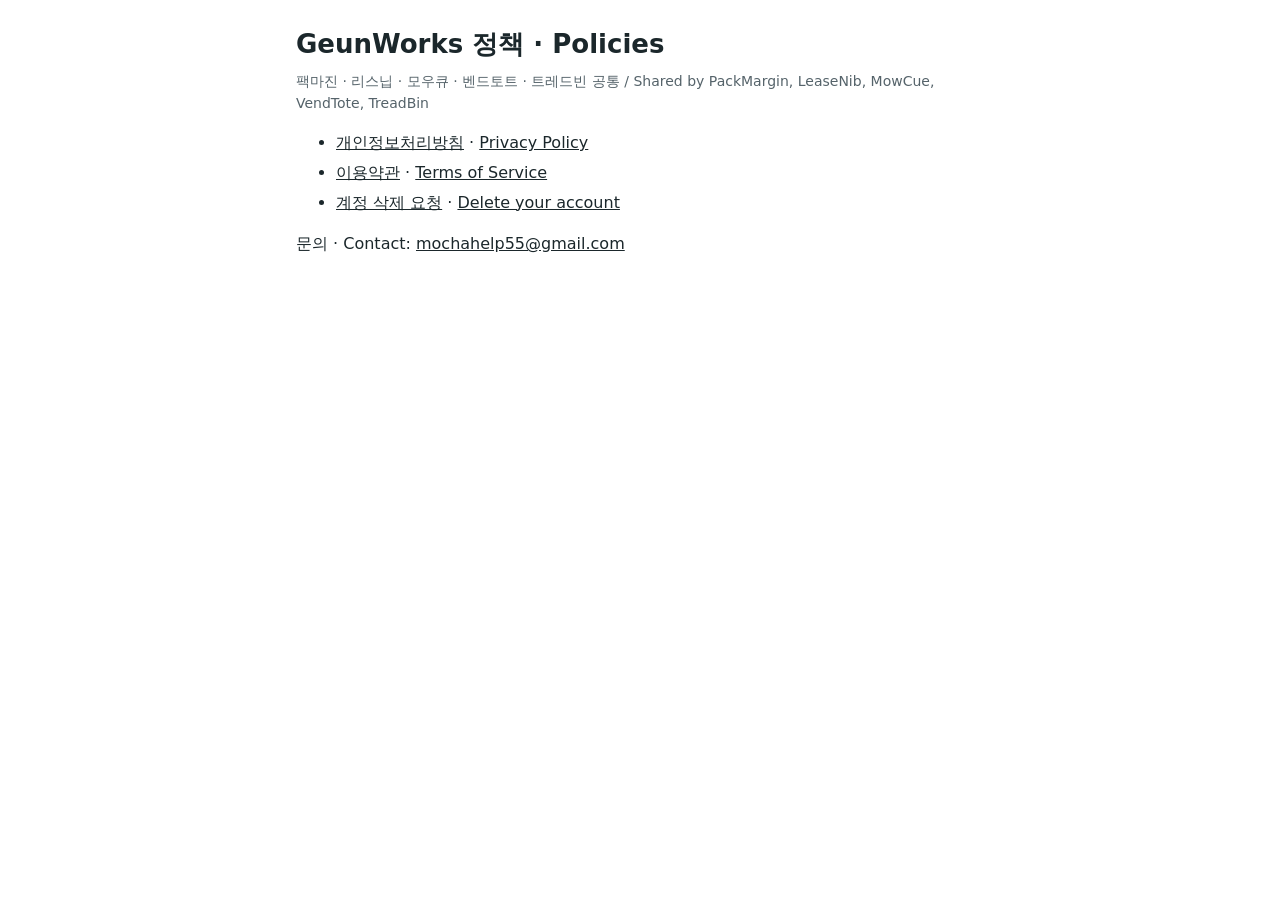
<file: index.html>
<!doctype html>
<html lang="ko">
<head>
<meta charset="utf-8">
<meta name="viewport" content="width=device-width, initial-scale=1">
<title>GeunWorks 정책 · Policies</title>
<link rel="stylesheet" href="style.css">
</head>
<body>
<main>
<h1>GeunWorks 정책 · Policies</h1>
<p class="meta">팩마진 · 리스닙 · 모우큐 · 벤드토트 · 트레드빈 공통 / Shared by PackMargin, LeaseNib, MowCue, VendTote, TreadBin</p>
<ul>
<li><a href="privacy.html">개인정보처리방침</a> · <a href="privacy.html#en">Privacy Policy</a></li>
<li><a href="terms.html">이용약관</a> · <a href="terms.html#en">Terms of Service</a></li>
<li><a href="delete-account.html">계정 삭제 요청</a> · <a href="delete-account.html#en">Delete your account</a></li>
</ul>
<p>문의 · Contact: <a href="mailto:mochahelp55@gmail.com">mochahelp55@gmail.com</a></p>
</main>
</body>
</html>
</file>
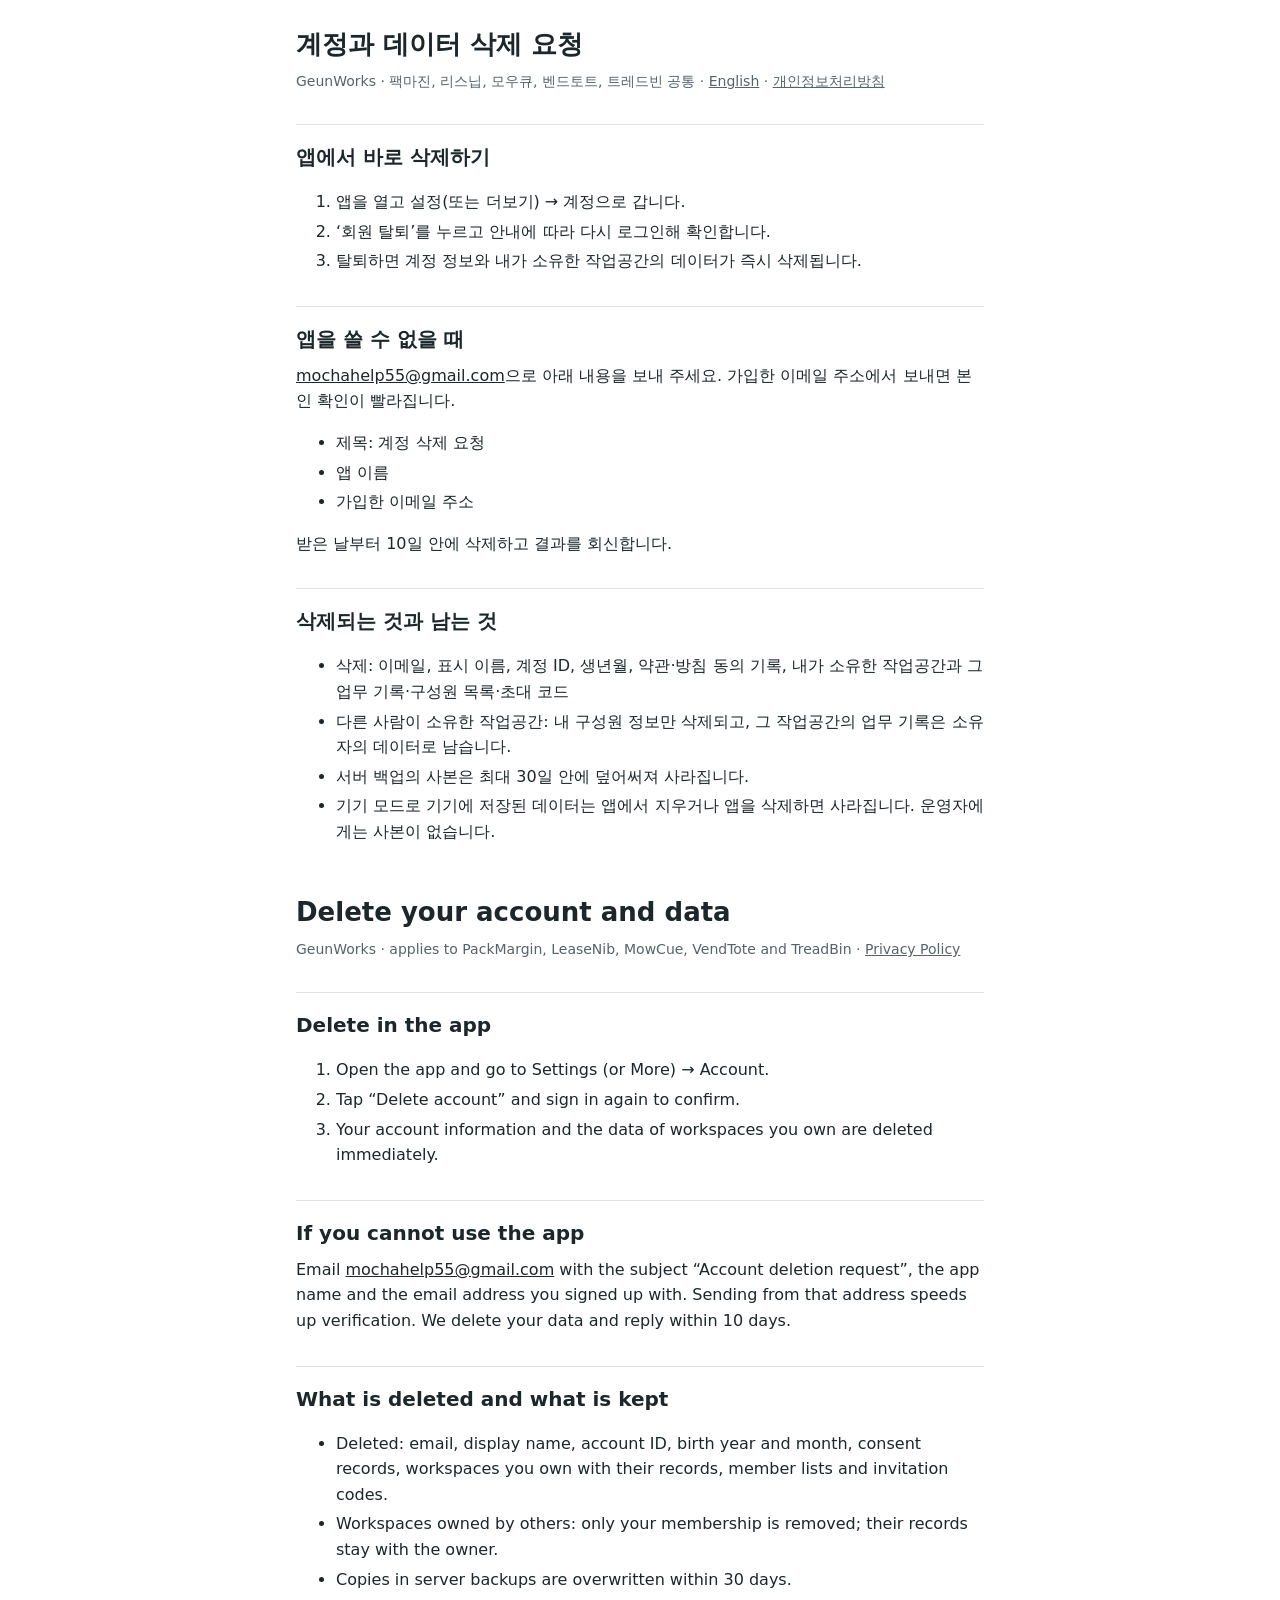
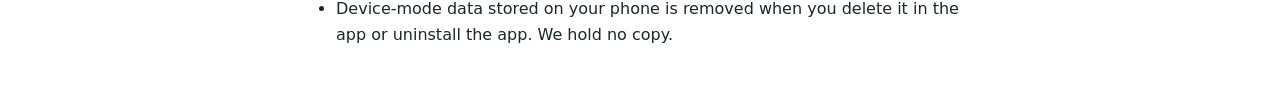
<file: delete-account.html>
<!doctype html>
<html lang="ko">
<head>
<meta charset="utf-8">
<meta name="viewport" content="width=device-width, initial-scale=1">
<title>GeunWorks 계정 삭제 요청 · Delete your account</title>
<link rel="stylesheet" href="style.css">
</head>
<body>
<main>
<h1>계정과 데이터 삭제 요청</h1>
<p class="meta">GeunWorks · 팩마진, 리스닙, 모우큐, 벤드토트, 트레드빈 공통 · <a href="#en">English</a> · <a href="privacy.html">개인정보처리방침</a></p>

<h2>앱에서 바로 삭제하기</h2>
<ol>
<li>앱을 열고 설정(또는 더보기) → 계정으로 갑니다.</li>
<li>‘회원 탈퇴’를 누르고 안내에 따라 다시 로그인해 확인합니다.</li>
<li>탈퇴하면 계정 정보와 내가 소유한 작업공간의 데이터가 즉시 삭제됩니다.</li>
</ol>

<h2>앱을 쓸 수 없을 때</h2>
<p><a href="mailto:mochahelp55@gmail.com?subject=%EA%B3%84%EC%A0%95%20%EC%82%AD%EC%A0%9C%20%EC%9A%94%EC%B2%AD%20%2F%20Account%20deletion">mochahelp55@gmail.com</a>으로 아래 내용을 보내 주세요. 가입한 이메일 주소에서 보내면 본인 확인이 빨라집니다.</p>
<ul>
<li>제목: 계정 삭제 요청</li>
<li>앱 이름</li>
<li>가입한 이메일 주소</li>
</ul>
<p>받은 날부터 10일 안에 삭제하고 결과를 회신합니다.</p>

<h2>삭제되는 것과 남는 것</h2>
<ul>
<li>삭제: 이메일, 표시 이름, 계정 ID, 생년월, 약관·방침 동의 기록, 내가 소유한 작업공간과 그 업무 기록·구성원 목록·초대 코드</li>
<li>다른 사람이 소유한 작업공간: 내 구성원 정보만 삭제되고, 그 작업공간의 업무 기록은 소유자의 데이터로 남습니다.</li>
<li>서버 백업의 사본은 최대 30일 안에 덮어써져 사라집니다.</li>
<li>기기 모드로 기기에 저장된 데이터는 앱에서 지우거나 앱을 삭제하면 사라집니다. 운영자에게는 사본이 없습니다.</li>
</ul>

<h1 id="en" style="margin-top:48px">Delete your account and data</h1>
<p class="meta">GeunWorks · applies to PackMargin, LeaseNib, MowCue, VendTote and TreadBin · <a href="privacy.html#en">Privacy Policy</a></p>

<h2>Delete in the app</h2>
<ol>
<li>Open the app and go to Settings (or More) → Account.</li>
<li>Tap “Delete account” and sign in again to confirm.</li>
<li>Your account information and the data of workspaces you own are deleted immediately.</li>
</ol>

<h2>If you cannot use the app</h2>
<p>Email <a href="mailto:mochahelp55@gmail.com?subject=Account%20deletion%20request">mochahelp55@gmail.com</a> with the subject “Account deletion request”, the app name and the email address you signed up with. Sending from that address speeds up verification. We delete your data and reply within 10 days.</p>

<h2>What is deleted and what is kept</h2>
<ul>
<li>Deleted: email, display name, account ID, birth year and month, consent records, workspaces you own with their records, member lists and invitation codes.</li>
<li>Workspaces owned by others: only your membership is removed; their records stay with the owner.</li>
<li>Copies in server backups are overwritten within 30 days.</li>
<li>Device-mode data stored on your phone is removed when you delete it in the app or uninstall the app. We hold no copy.</li>
</ul>
</main>
</body>
</html>
</file>
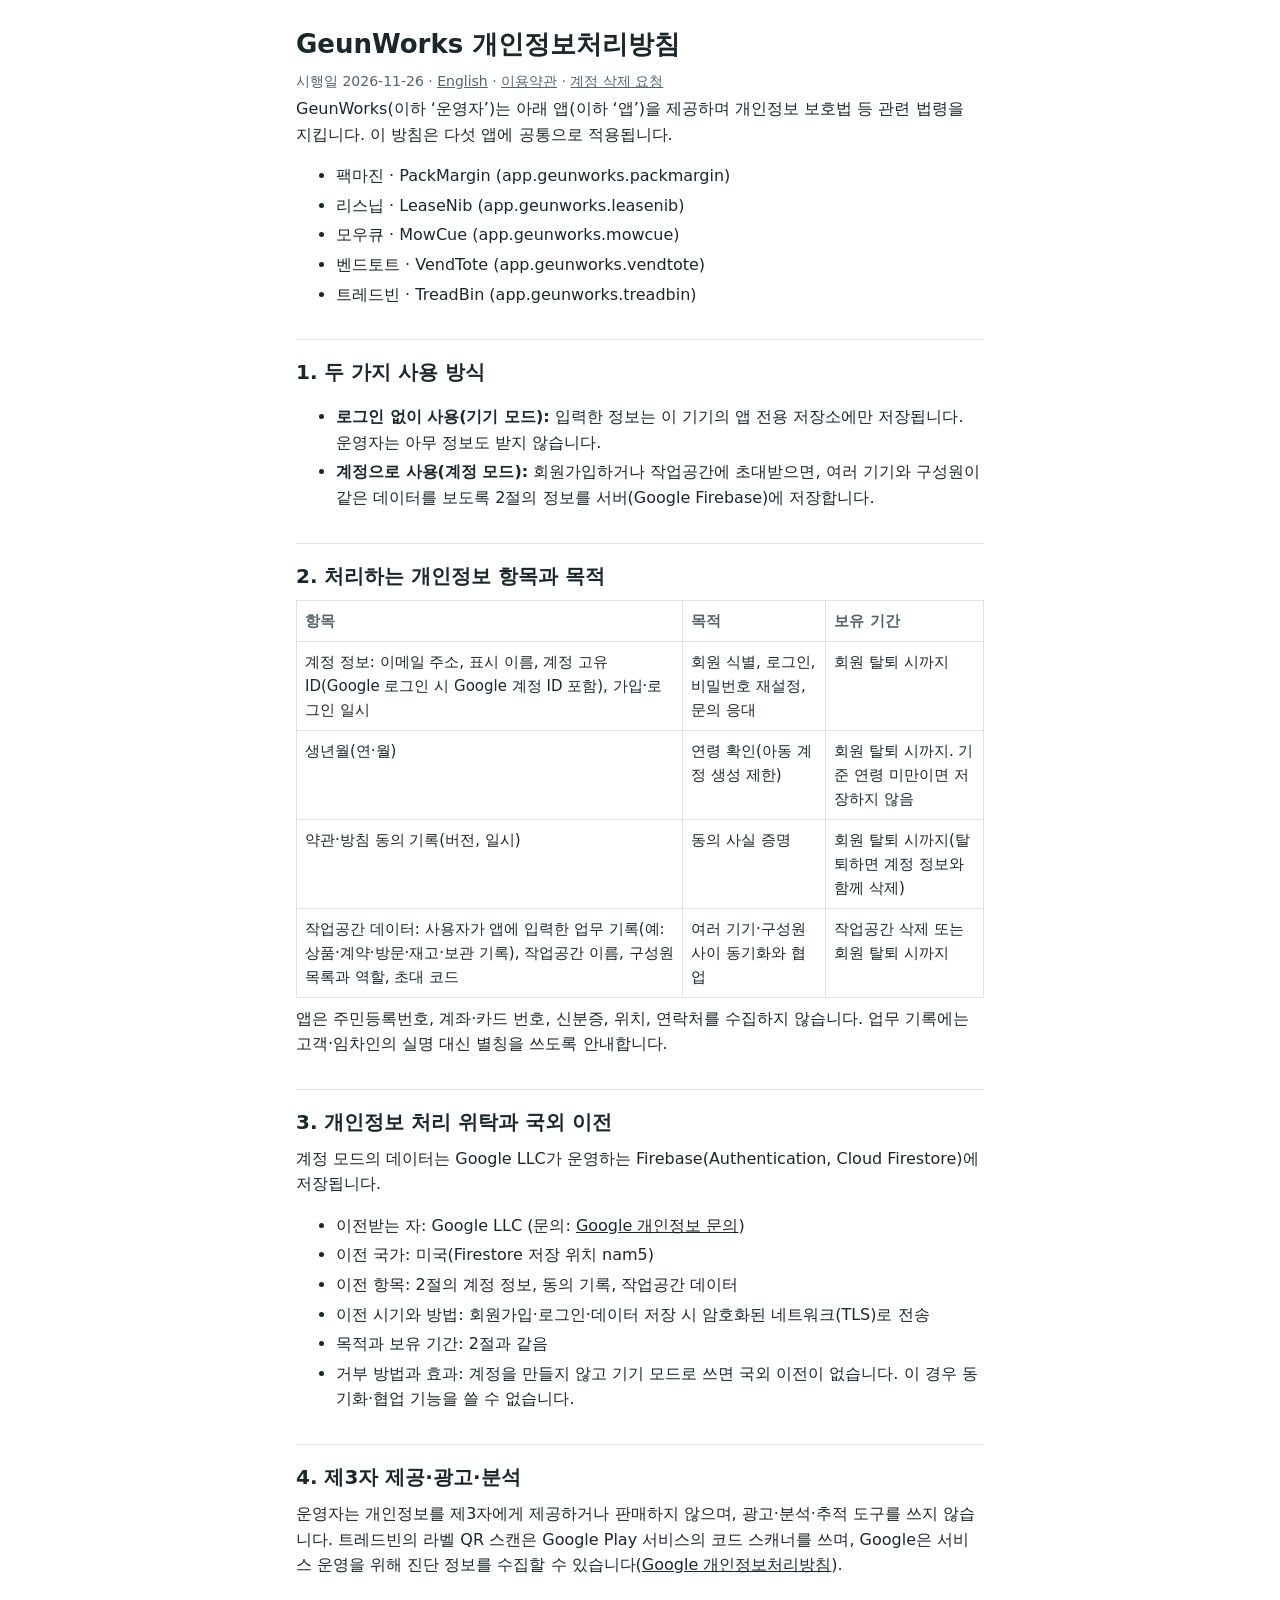
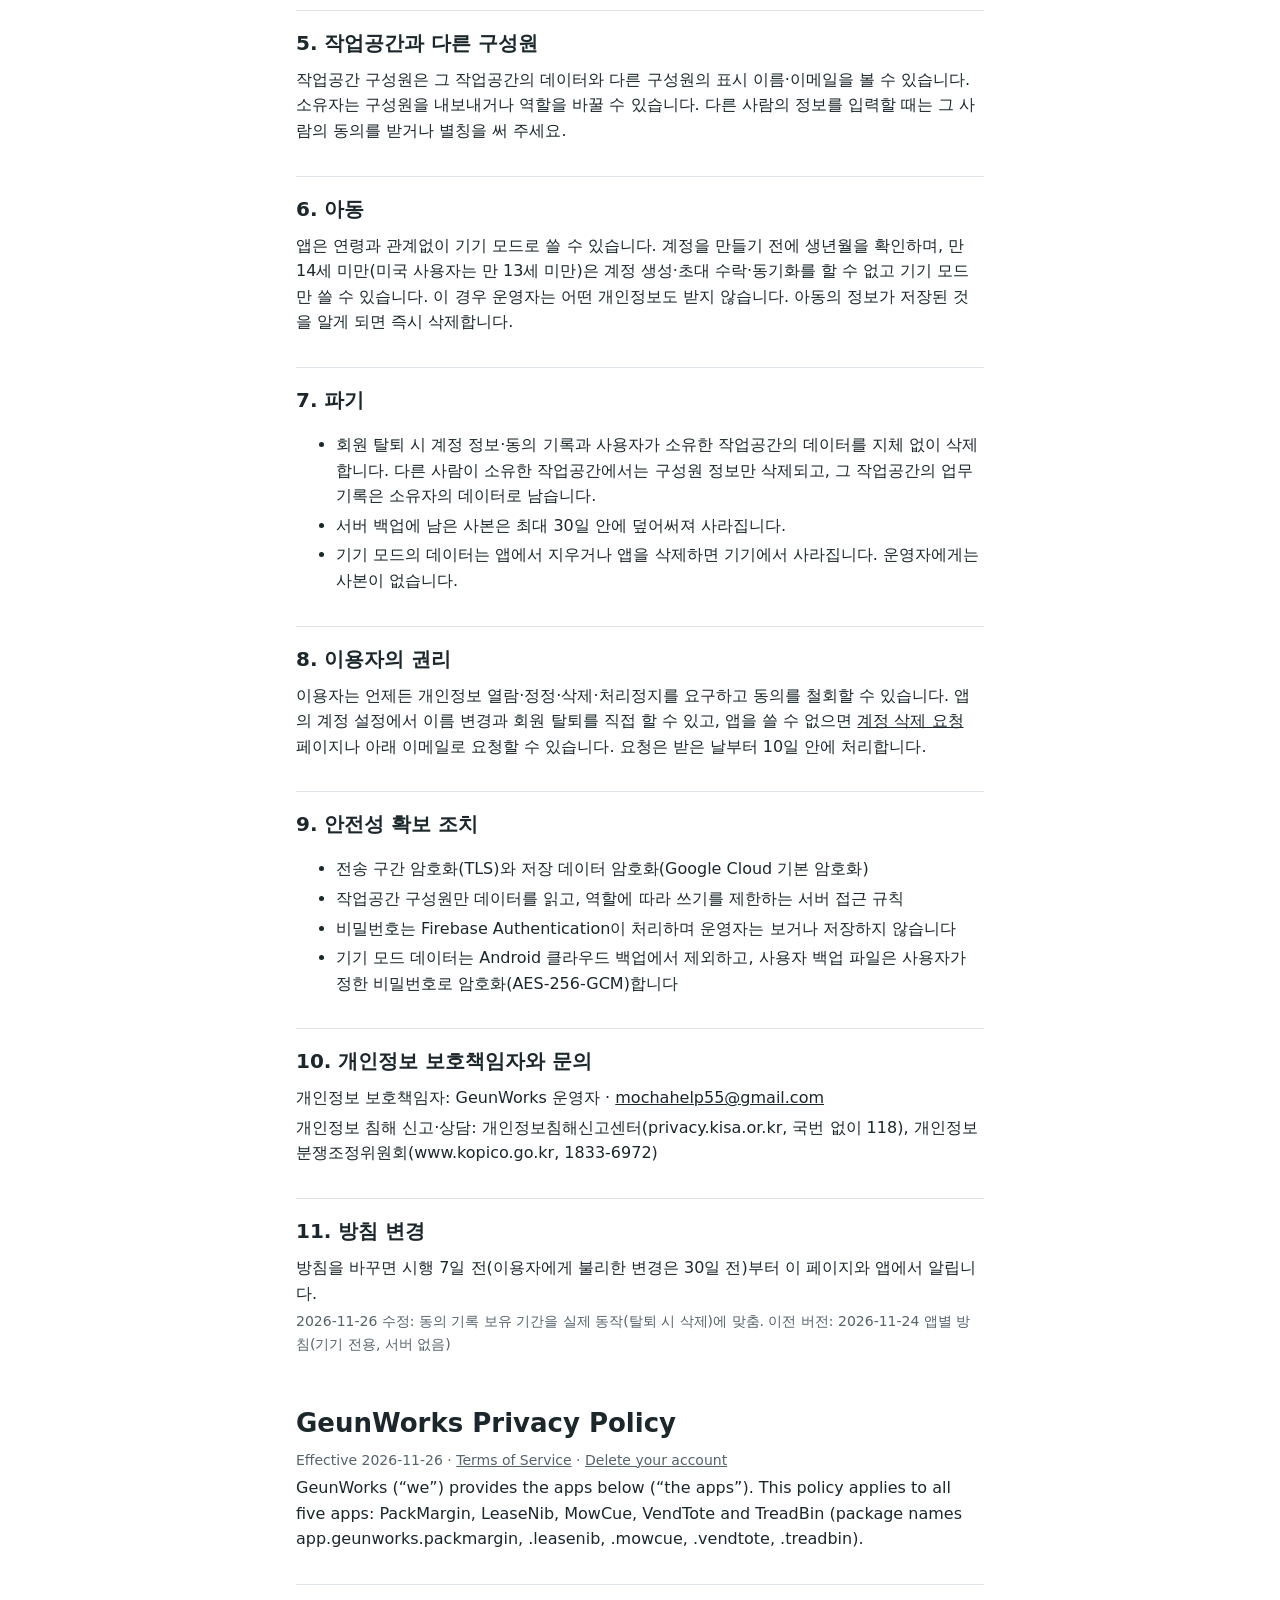
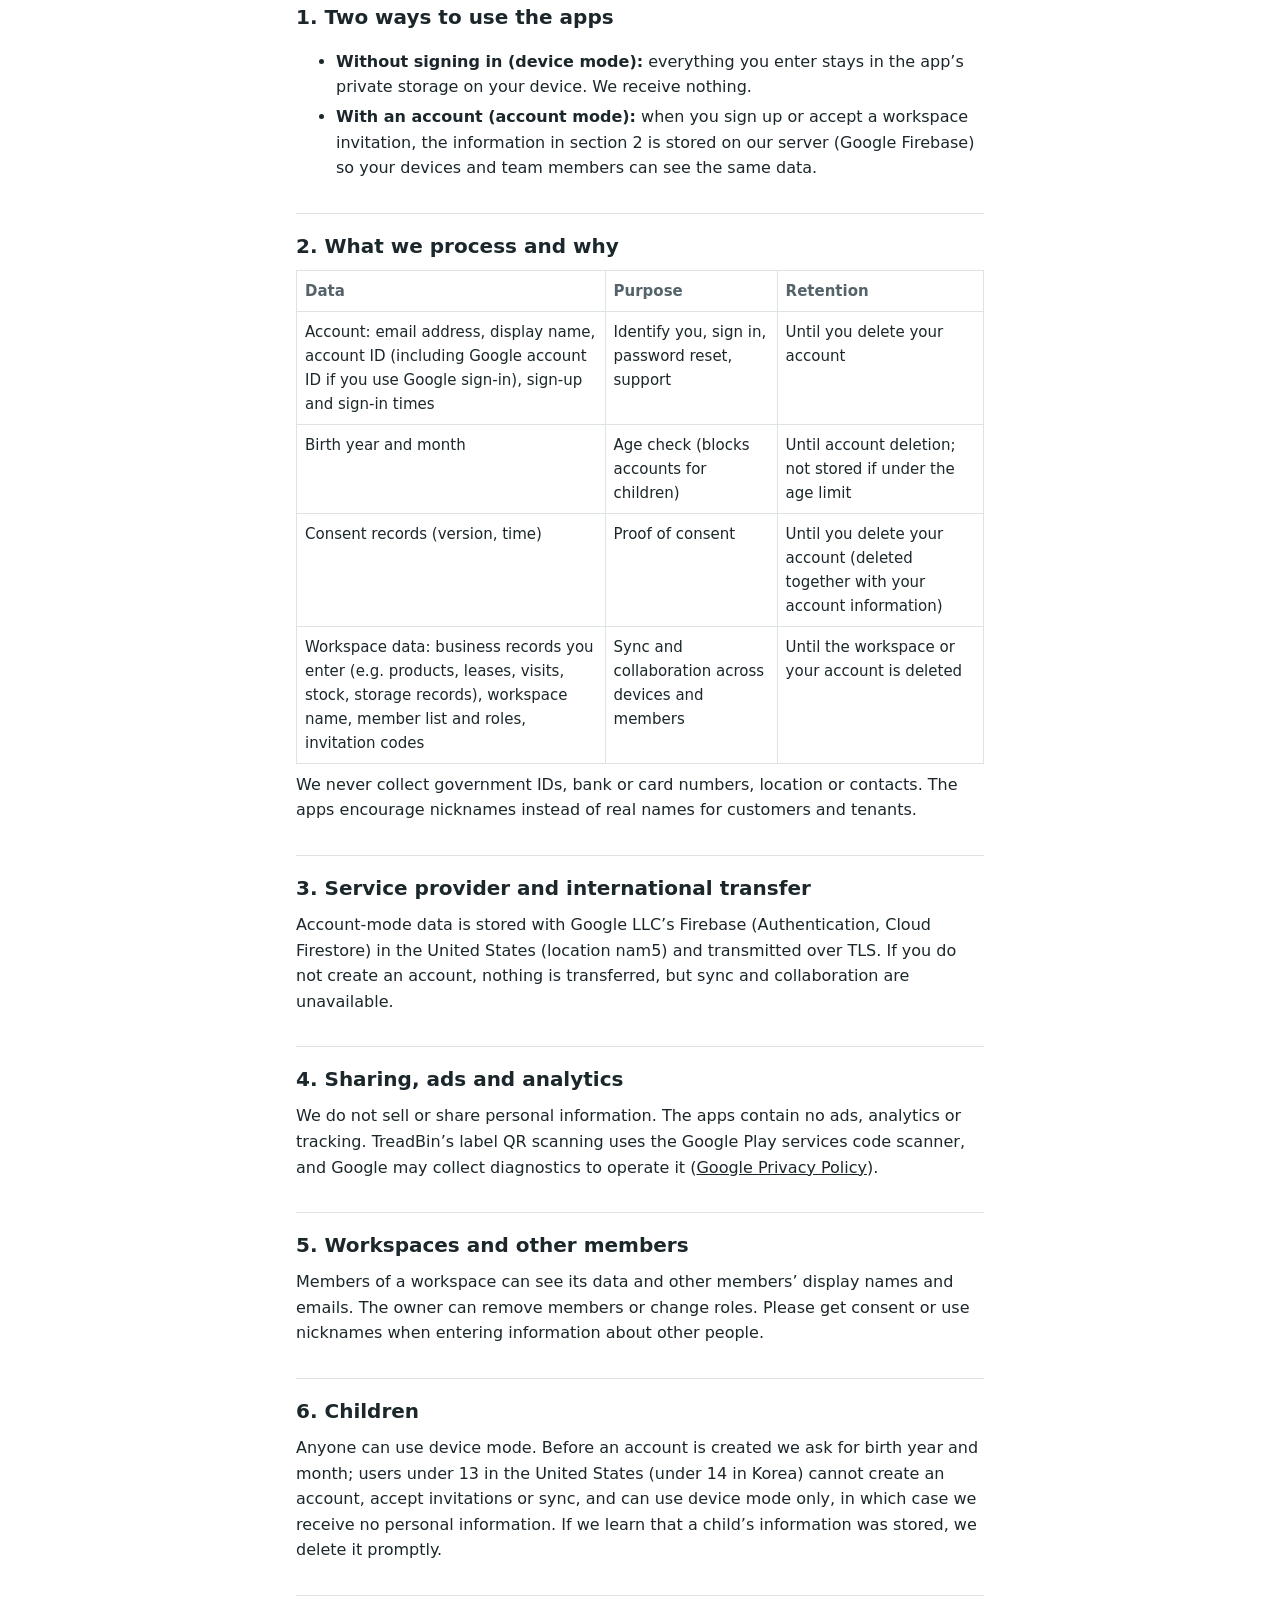
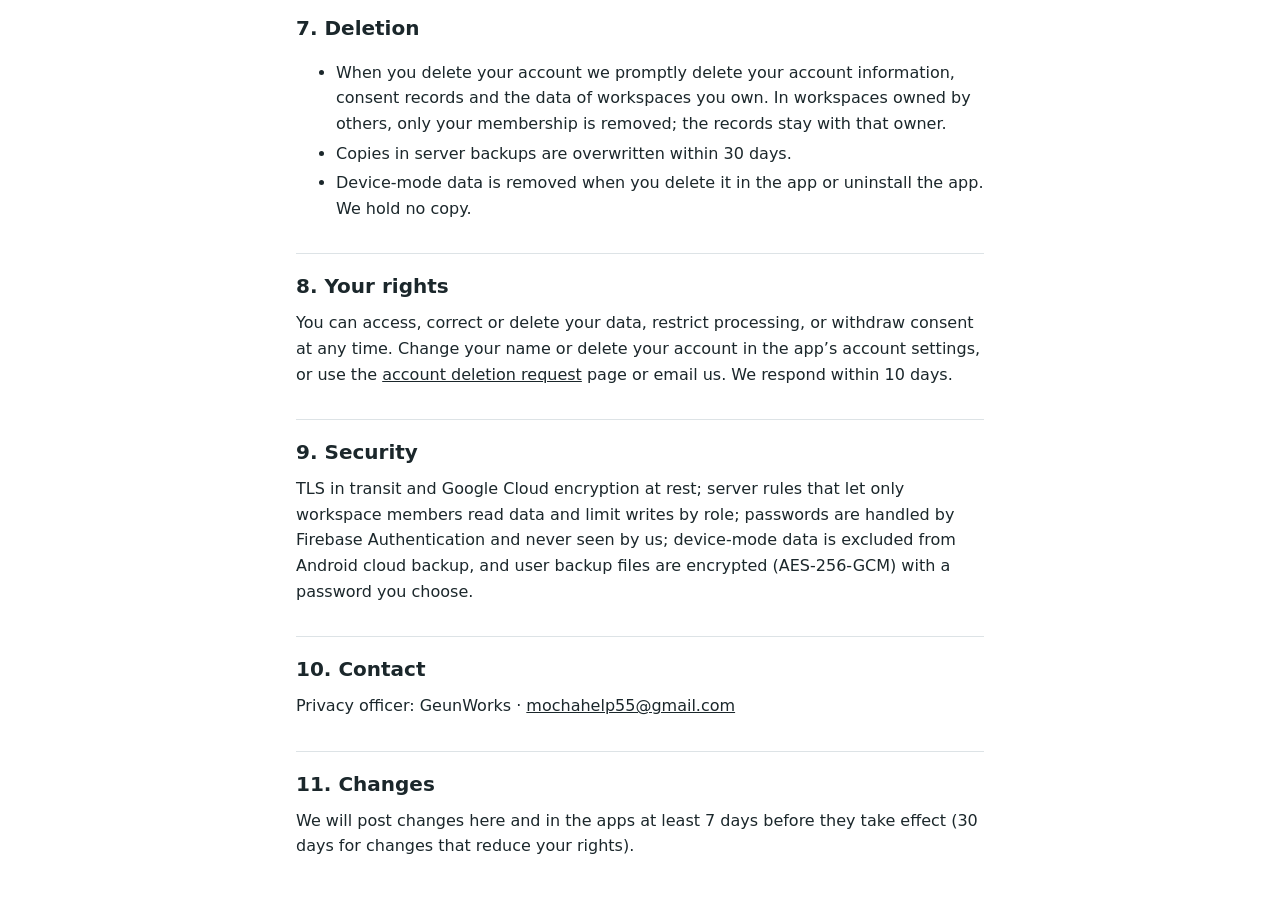
<file: LeaseNib.html>
<!doctype html>
<html lang="ko">
<head>
<meta charset="utf-8">
<meta name="viewport" content="width=device-width, initial-scale=1">
<meta http-equiv="refresh" content="0; url=privacy.html">
<link rel="canonical" href="https://changgeun.github.io/geunworks-privacy/privacy.html">
<title>LeaseNib 개인정보처리방침 · Privacy Policy</title>
<link rel="stylesheet" href="style.css">
</head>
<body>
<main>
<p>LeaseNib 개인정보처리방침은 GeunWorks 공통 방침으로 통합되었습니다. · The LeaseNib privacy policy is now part of the shared GeunWorks policy.</p>
<p><a href="privacy.html">개인정보처리방침 · Privacy Policy</a> · <a href="terms.html">이용약관 · Terms</a></p>
</main>
</body>
</html>
</file>
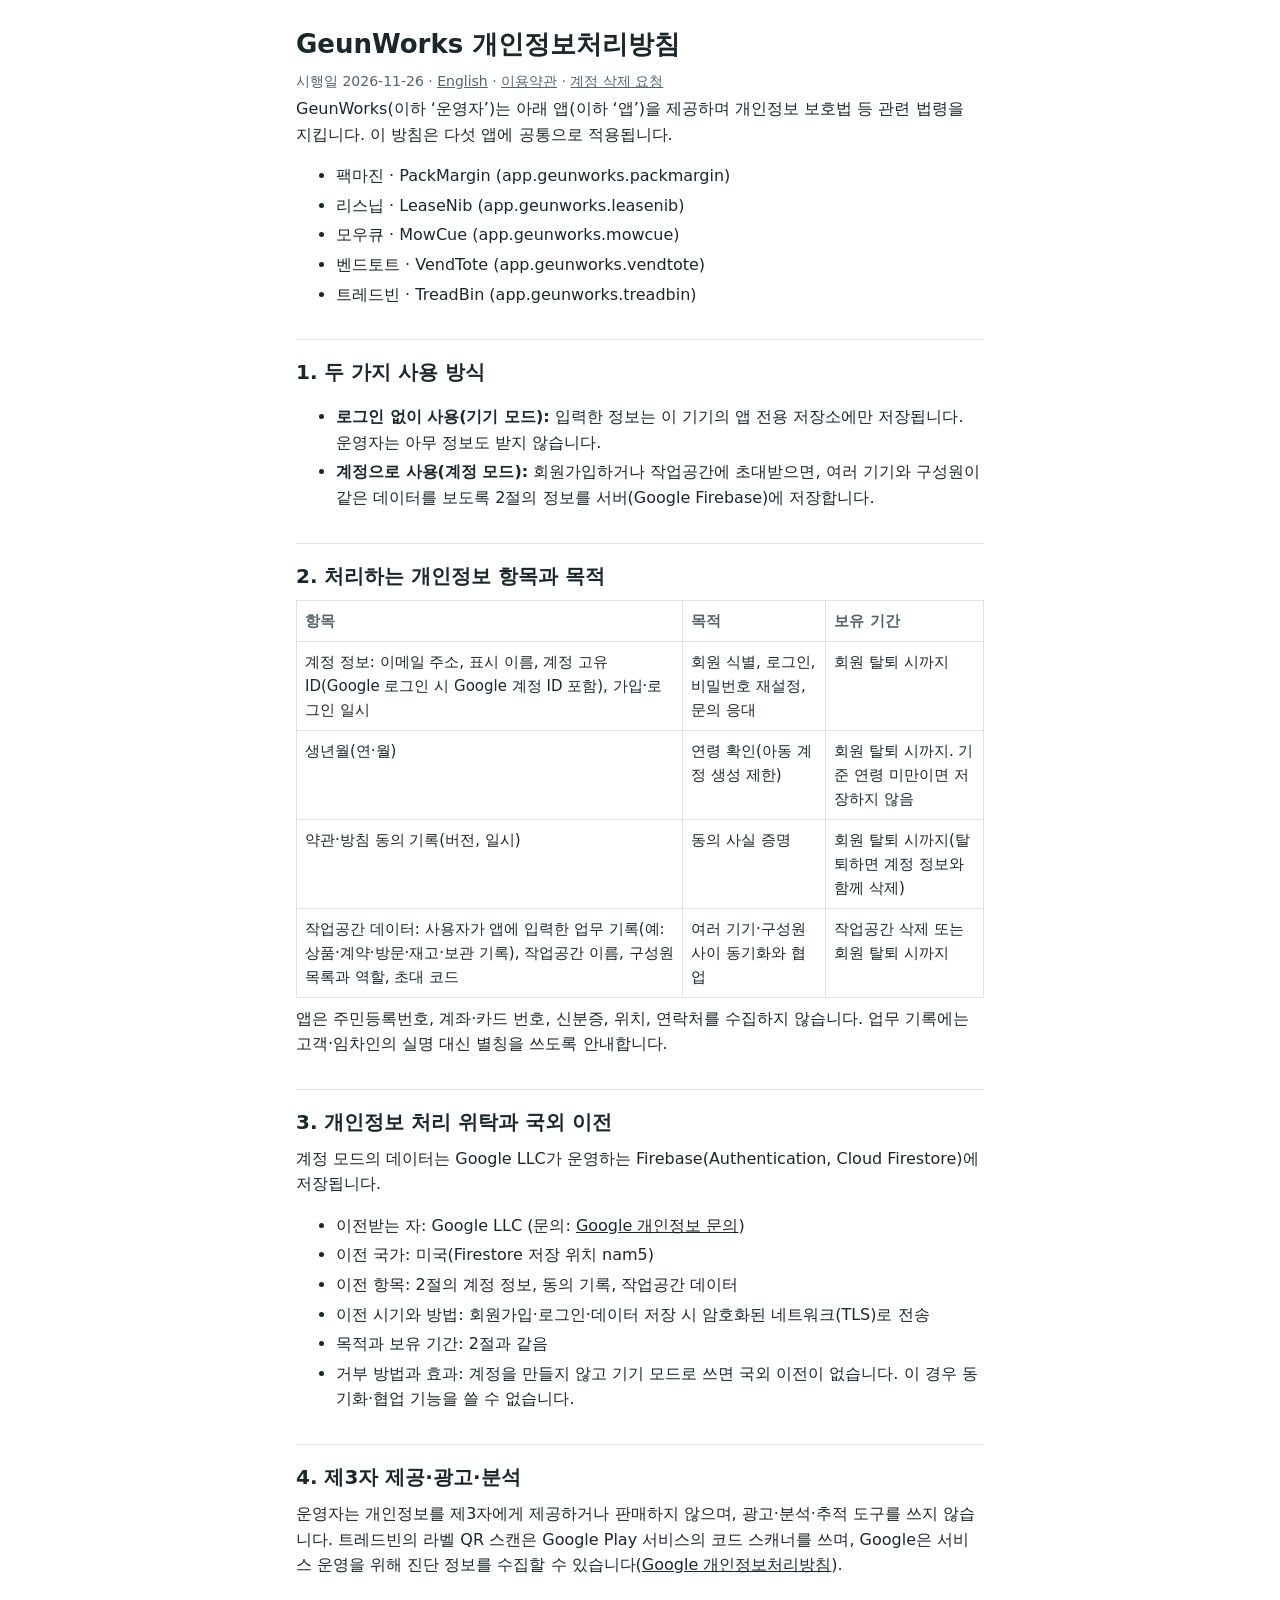
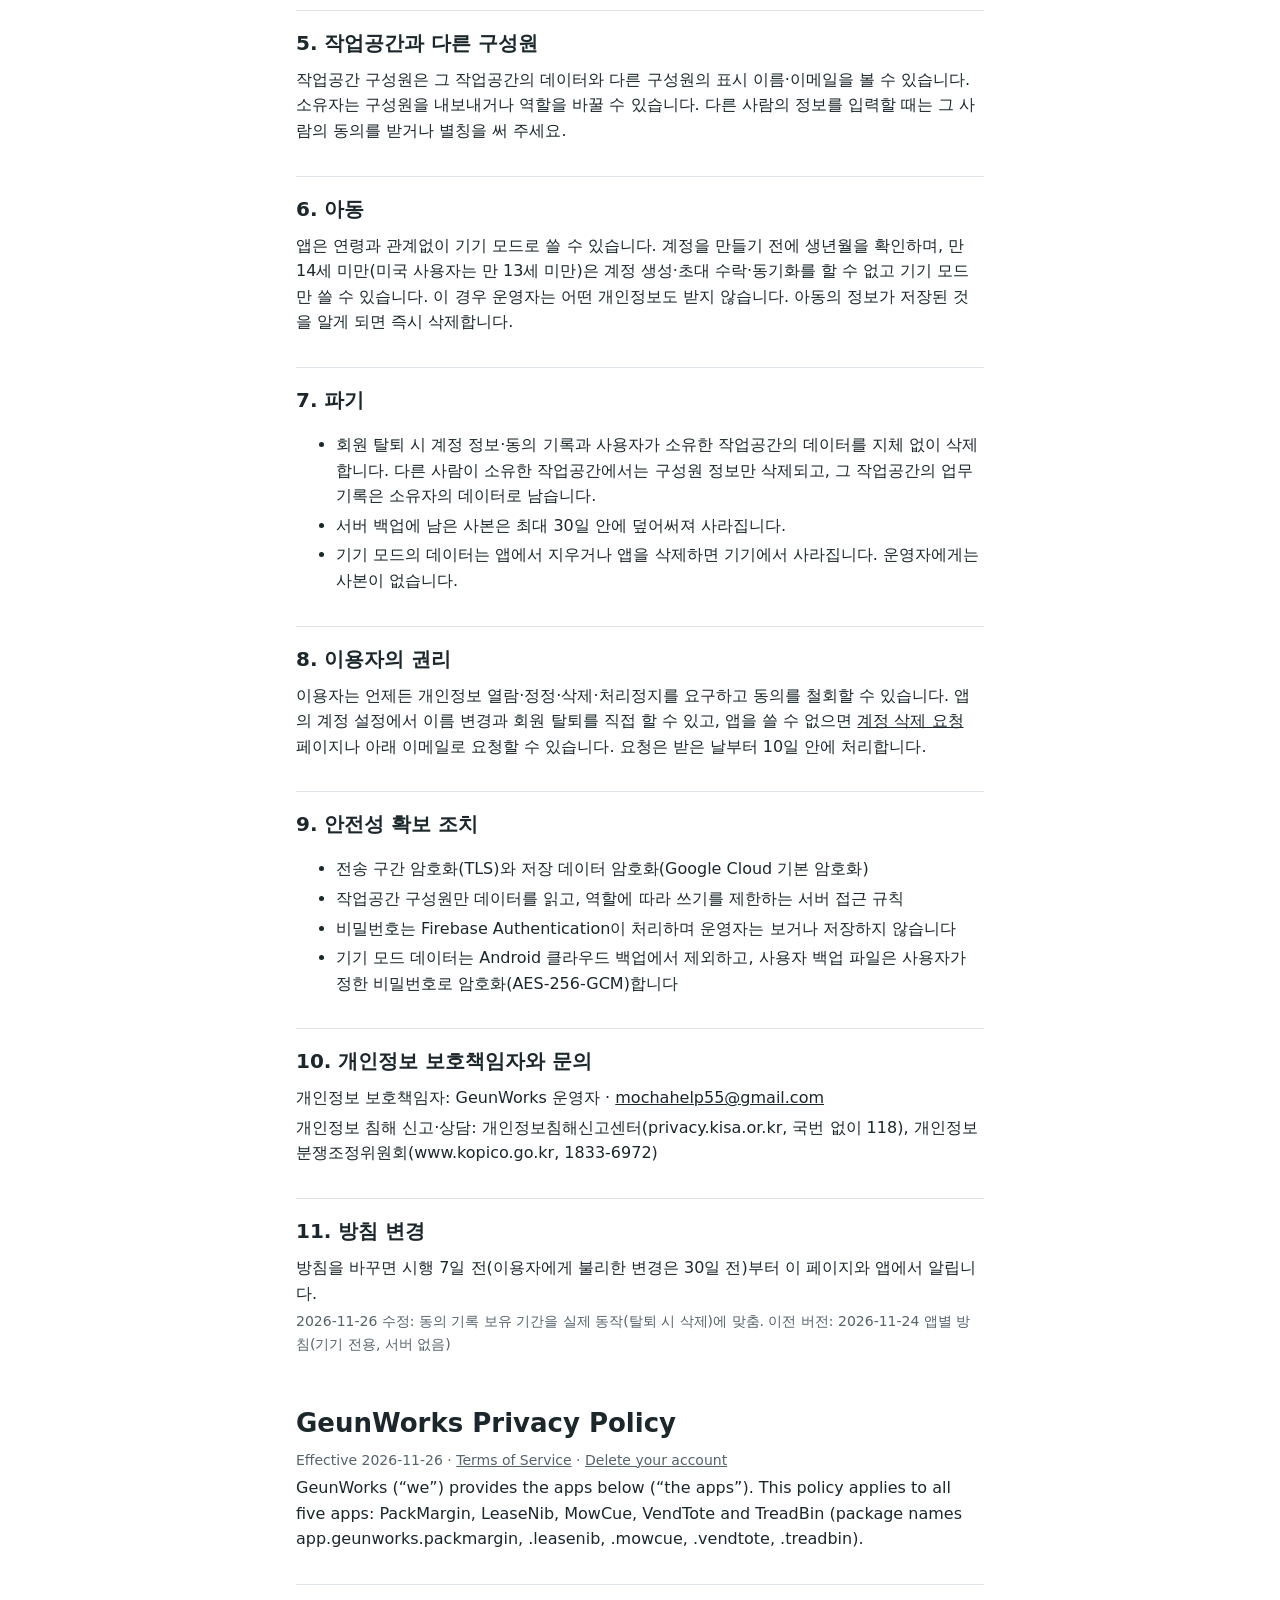
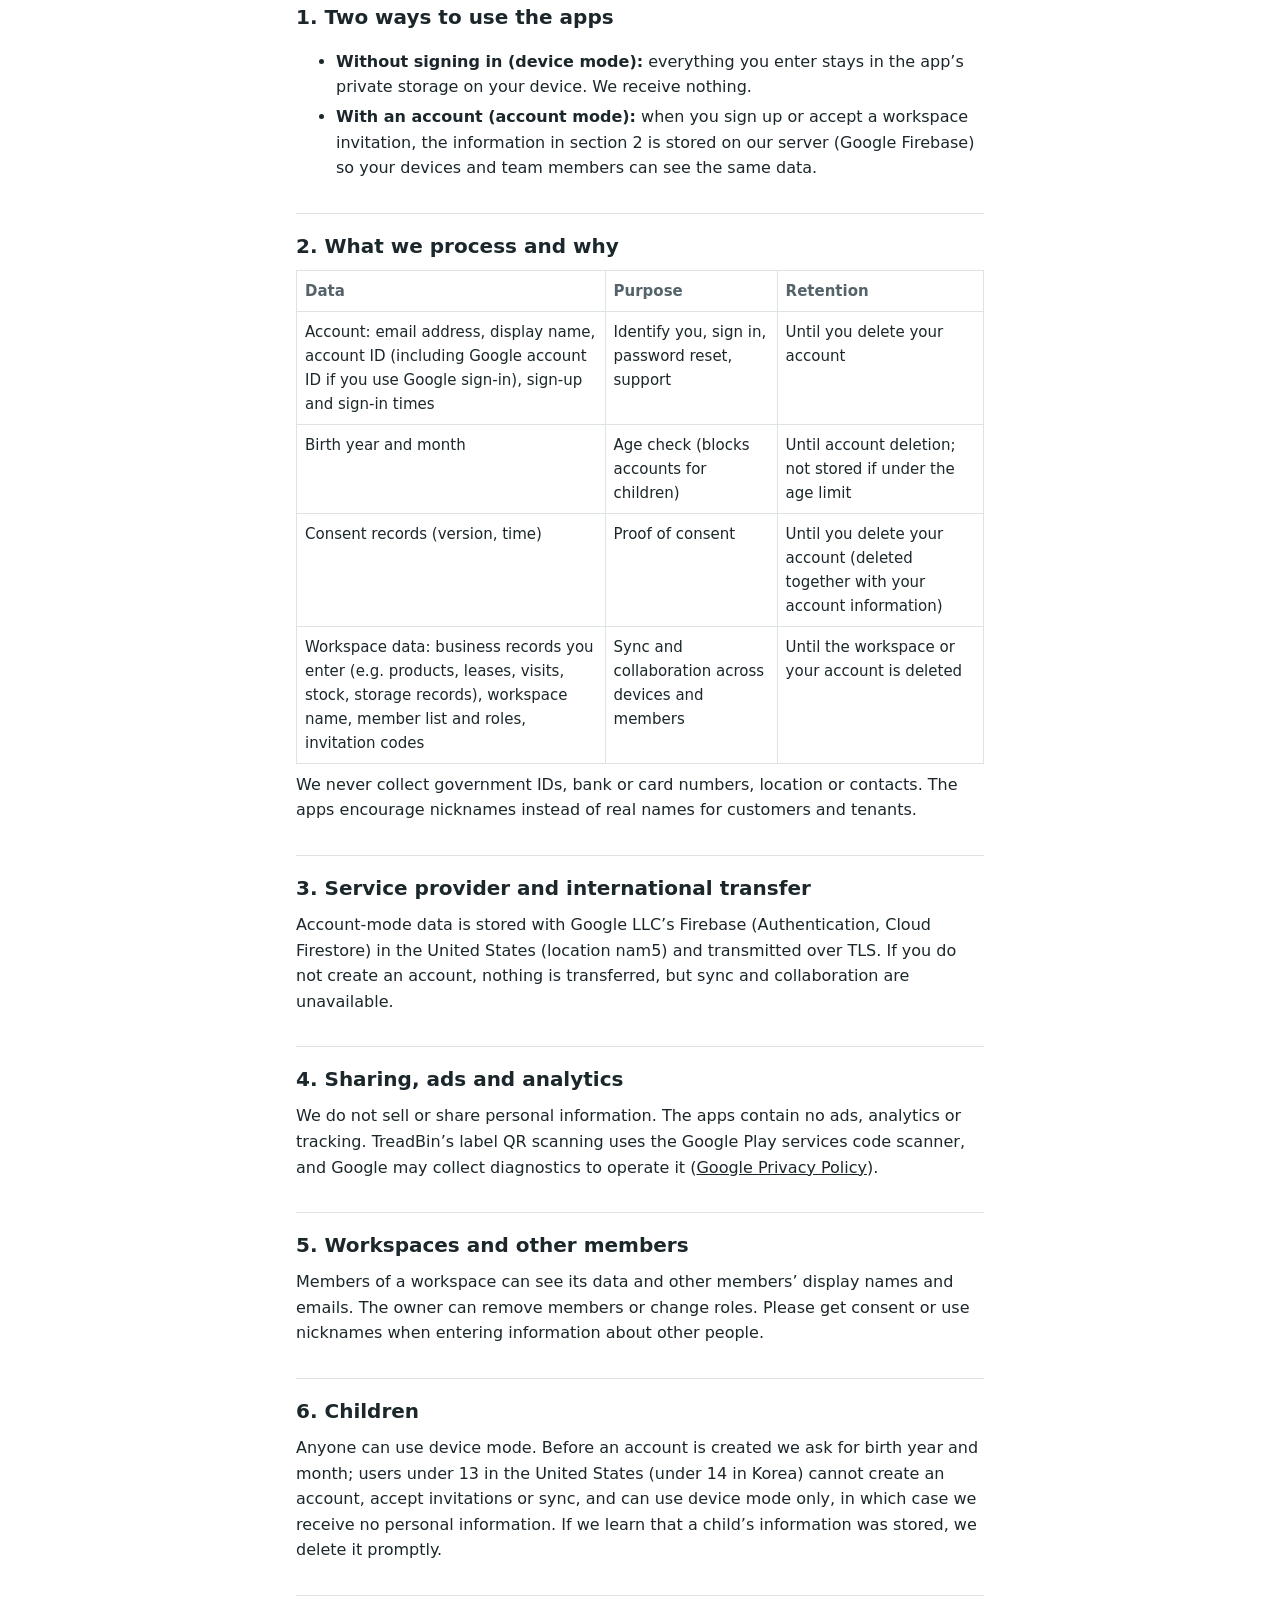
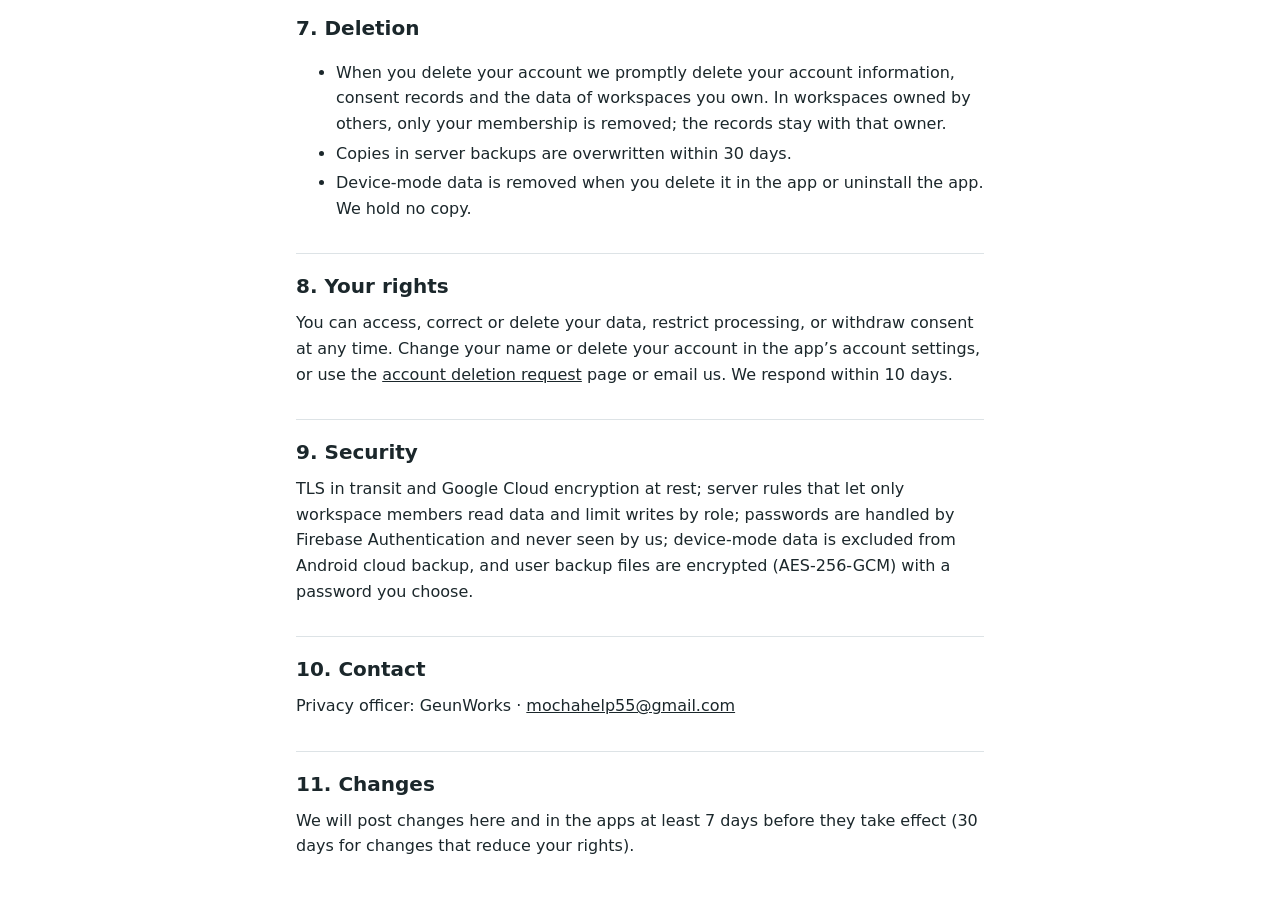
<file: MowCue.html>
<!doctype html>
<html lang="ko">
<head>
<meta charset="utf-8">
<meta name="viewport" content="width=device-width, initial-scale=1">
<meta http-equiv="refresh" content="0; url=privacy.html">
<link rel="canonical" href="https://changgeun.github.io/geunworks-privacy/privacy.html">
<title>MowCue 개인정보처리방침 · Privacy Policy</title>
<link rel="stylesheet" href="style.css">
</head>
<body>
<main>
<p>MowCue 개인정보처리방침은 GeunWorks 공통 방침으로 통합되었습니다. · The MowCue privacy policy is now part of the shared GeunWorks policy.</p>
<p><a href="privacy.html">개인정보처리방침 · Privacy Policy</a> · <a href="terms.html">이용약관 · Terms</a></p>
</main>
</body>
</html>
</file>
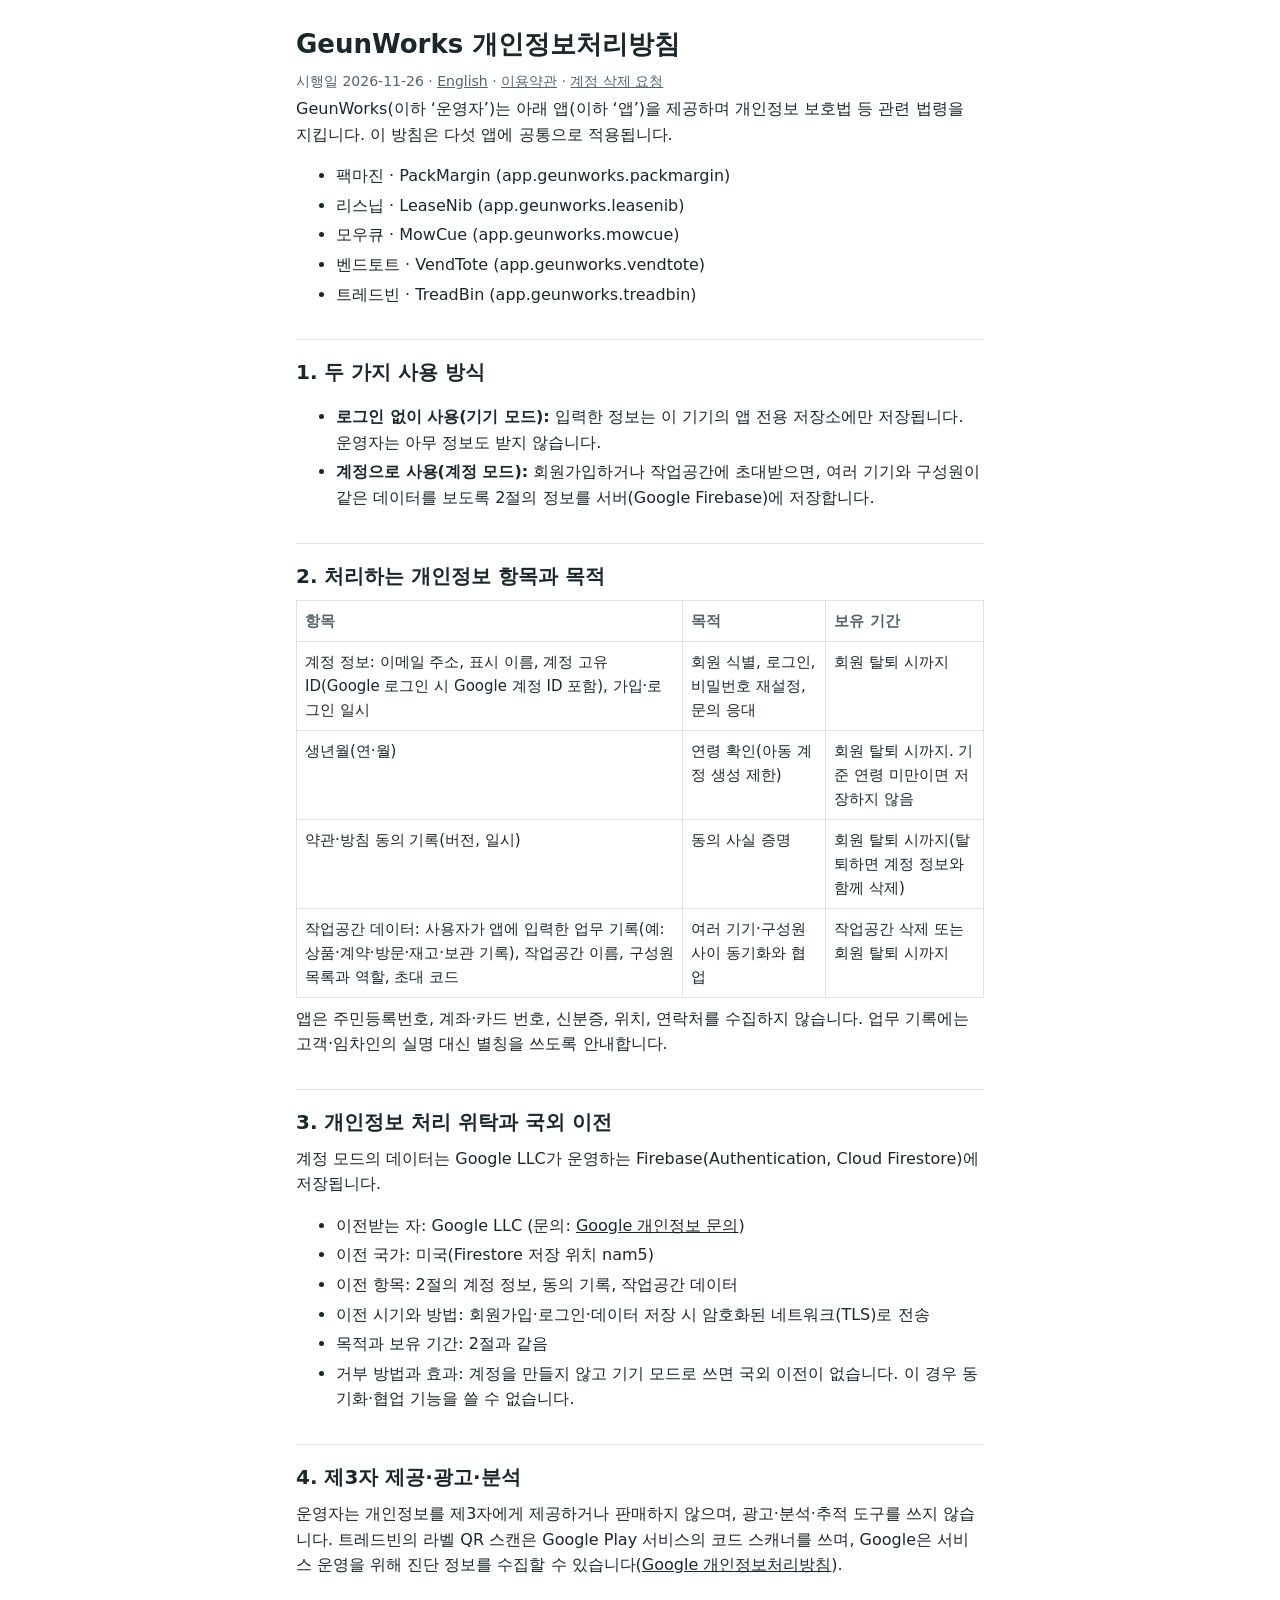
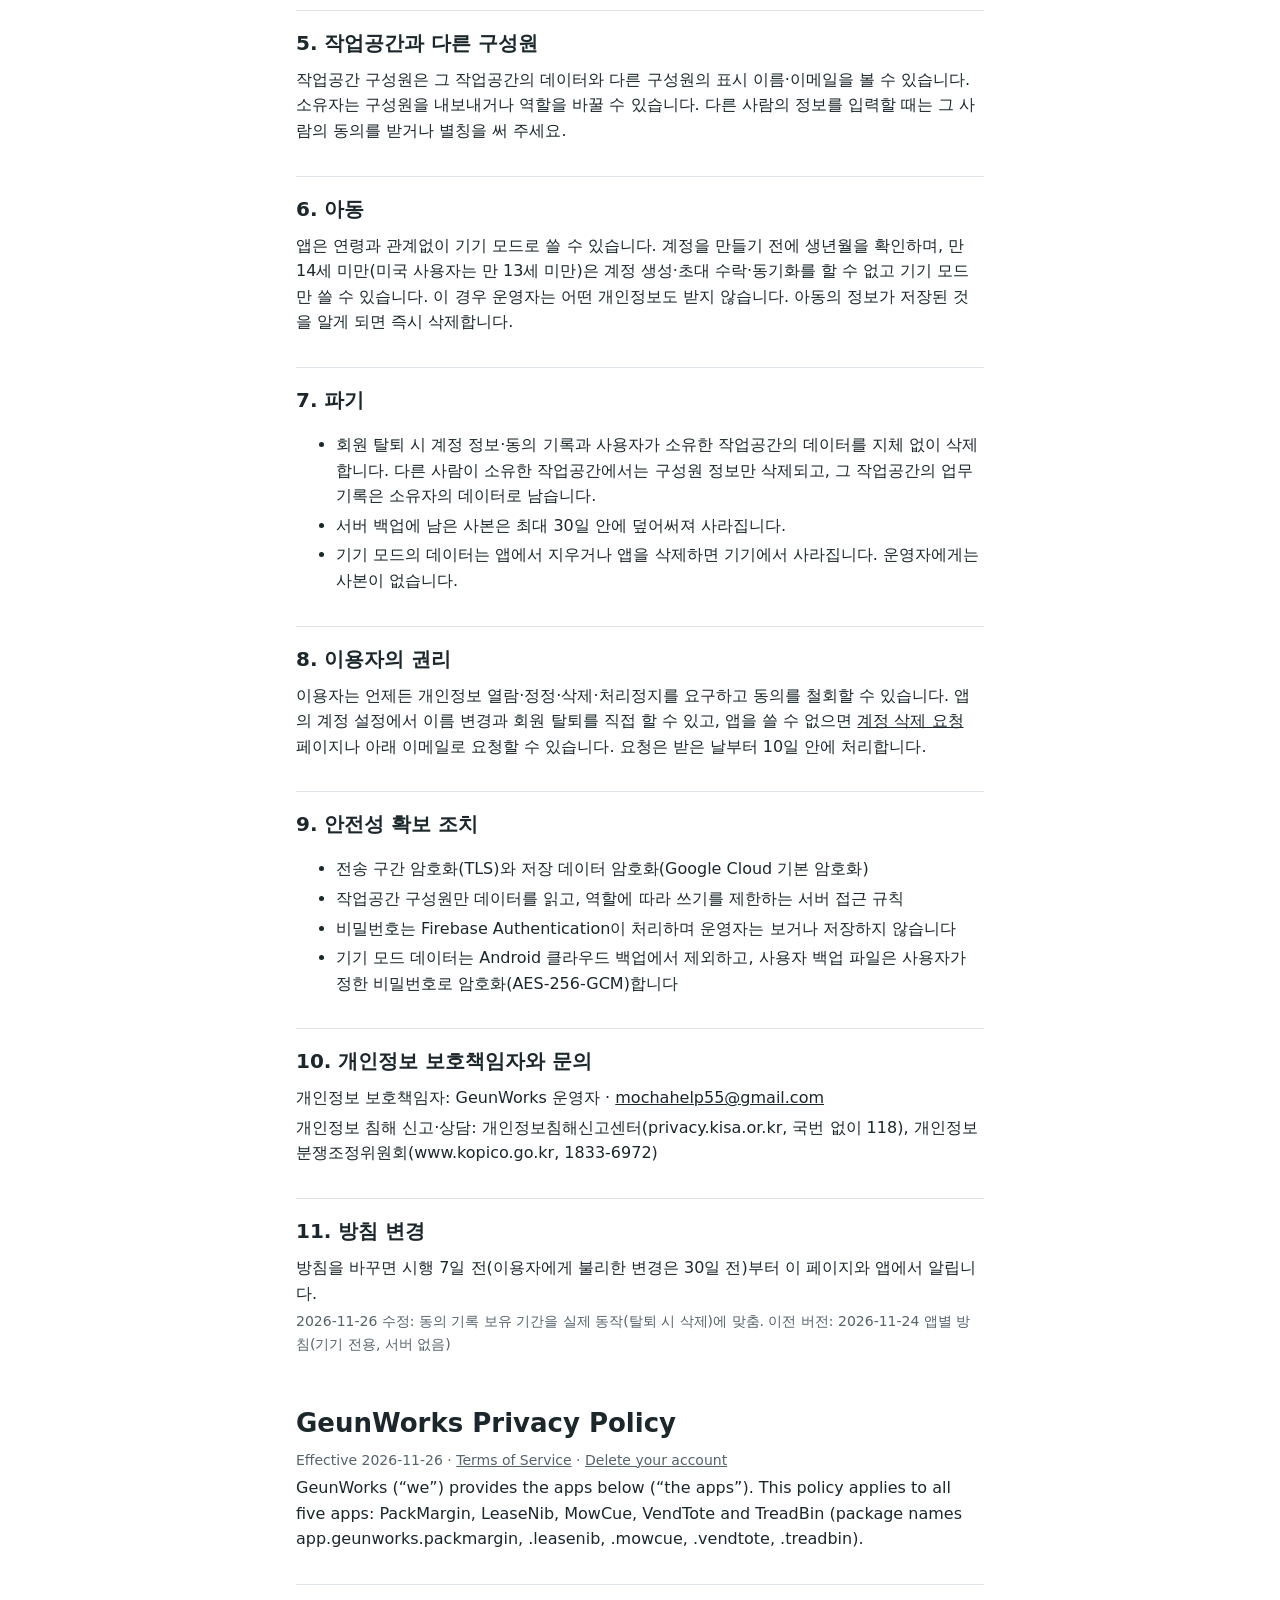
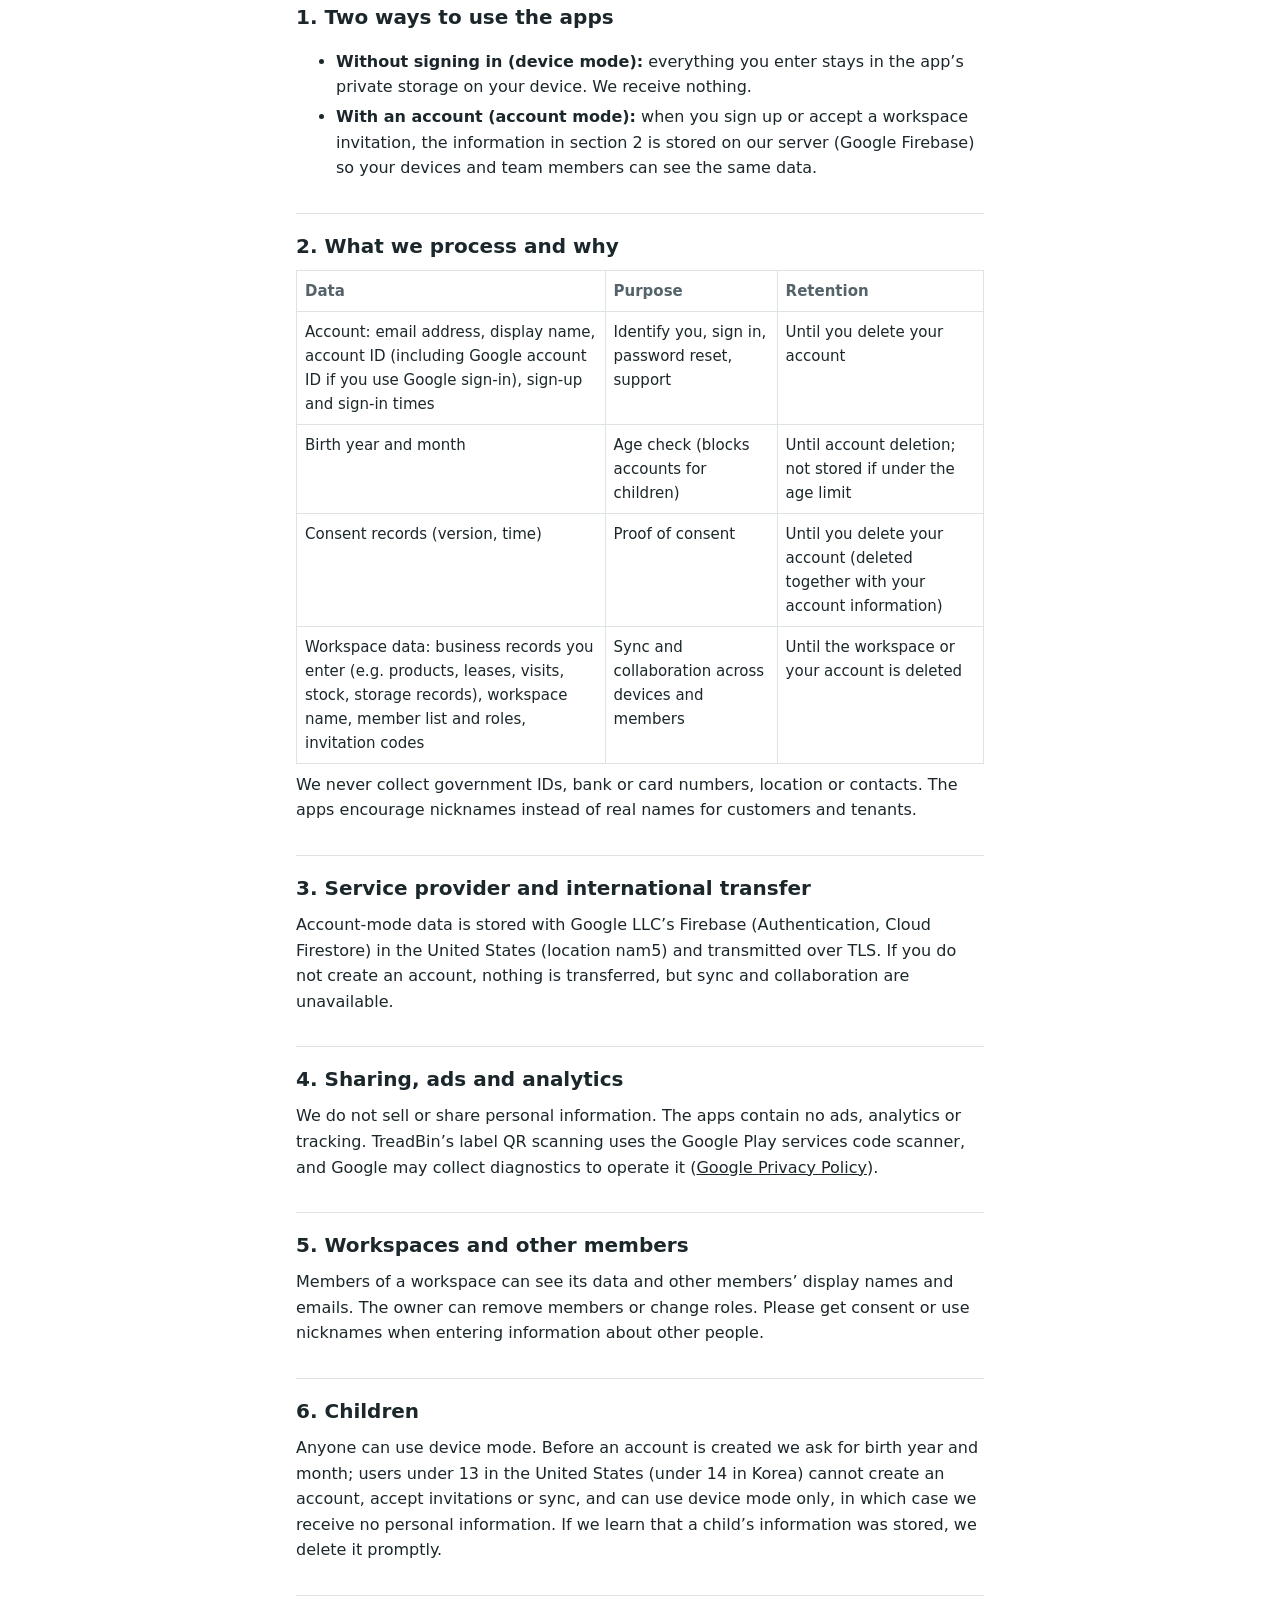
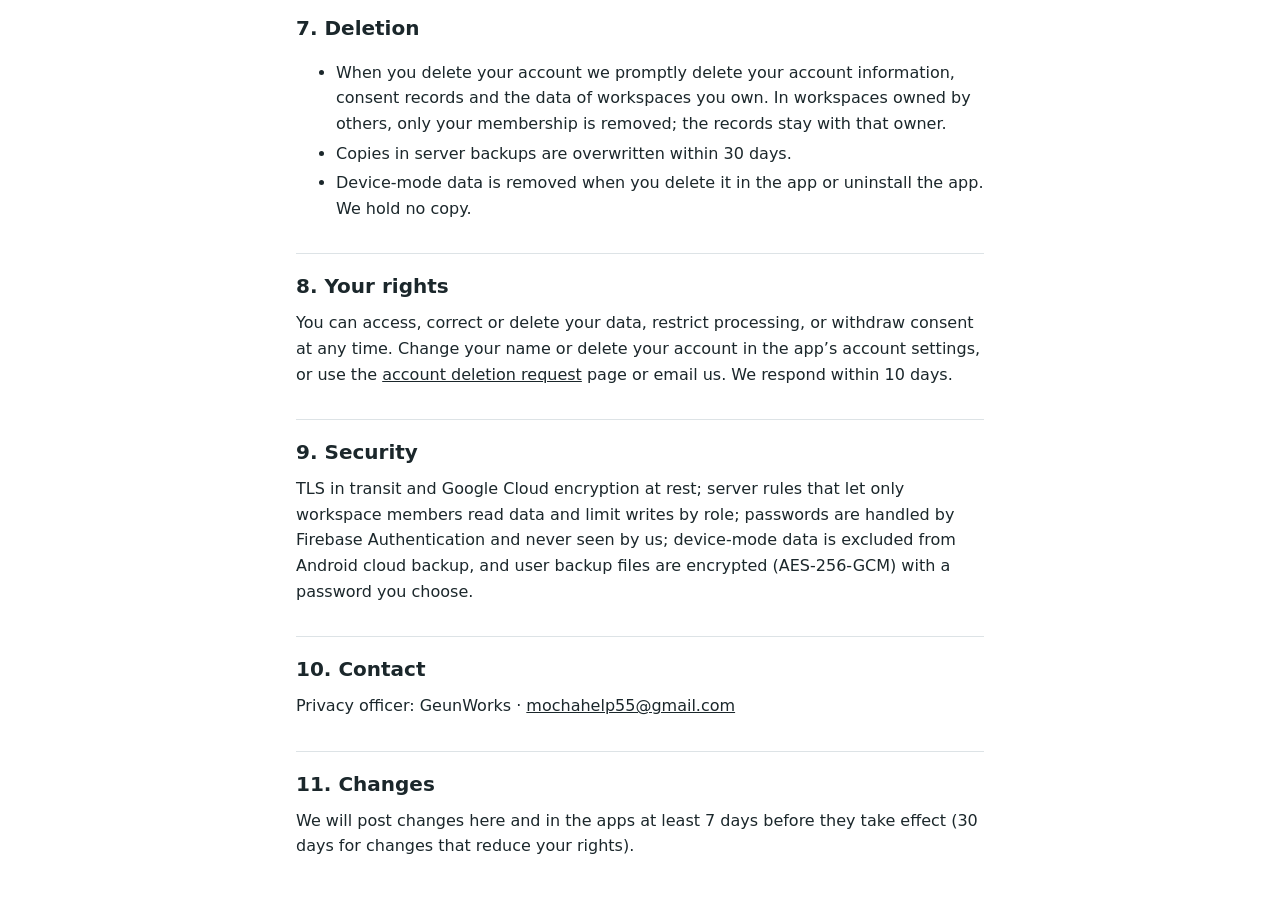
<file: PackMargin.html>
<!doctype html>
<html lang="ko">
<head>
<meta charset="utf-8">
<meta name="viewport" content="width=device-width, initial-scale=1">
<meta http-equiv="refresh" content="0; url=privacy.html">
<link rel="canonical" href="https://changgeun.github.io/geunworks-privacy/privacy.html">
<title>PackMargin 개인정보처리방침 · Privacy Policy</title>
<link rel="stylesheet" href="style.css">
</head>
<body>
<main>
<p>PackMargin 개인정보처리방침은 GeunWorks 공통 방침으로 통합되었습니다. · The PackMargin privacy policy is now part of the shared GeunWorks policy.</p>
<p><a href="privacy.html">개인정보처리방침 · Privacy Policy</a> · <a href="terms.html">이용약관 · Terms</a></p>
</main>
</body>
</html>
</file>
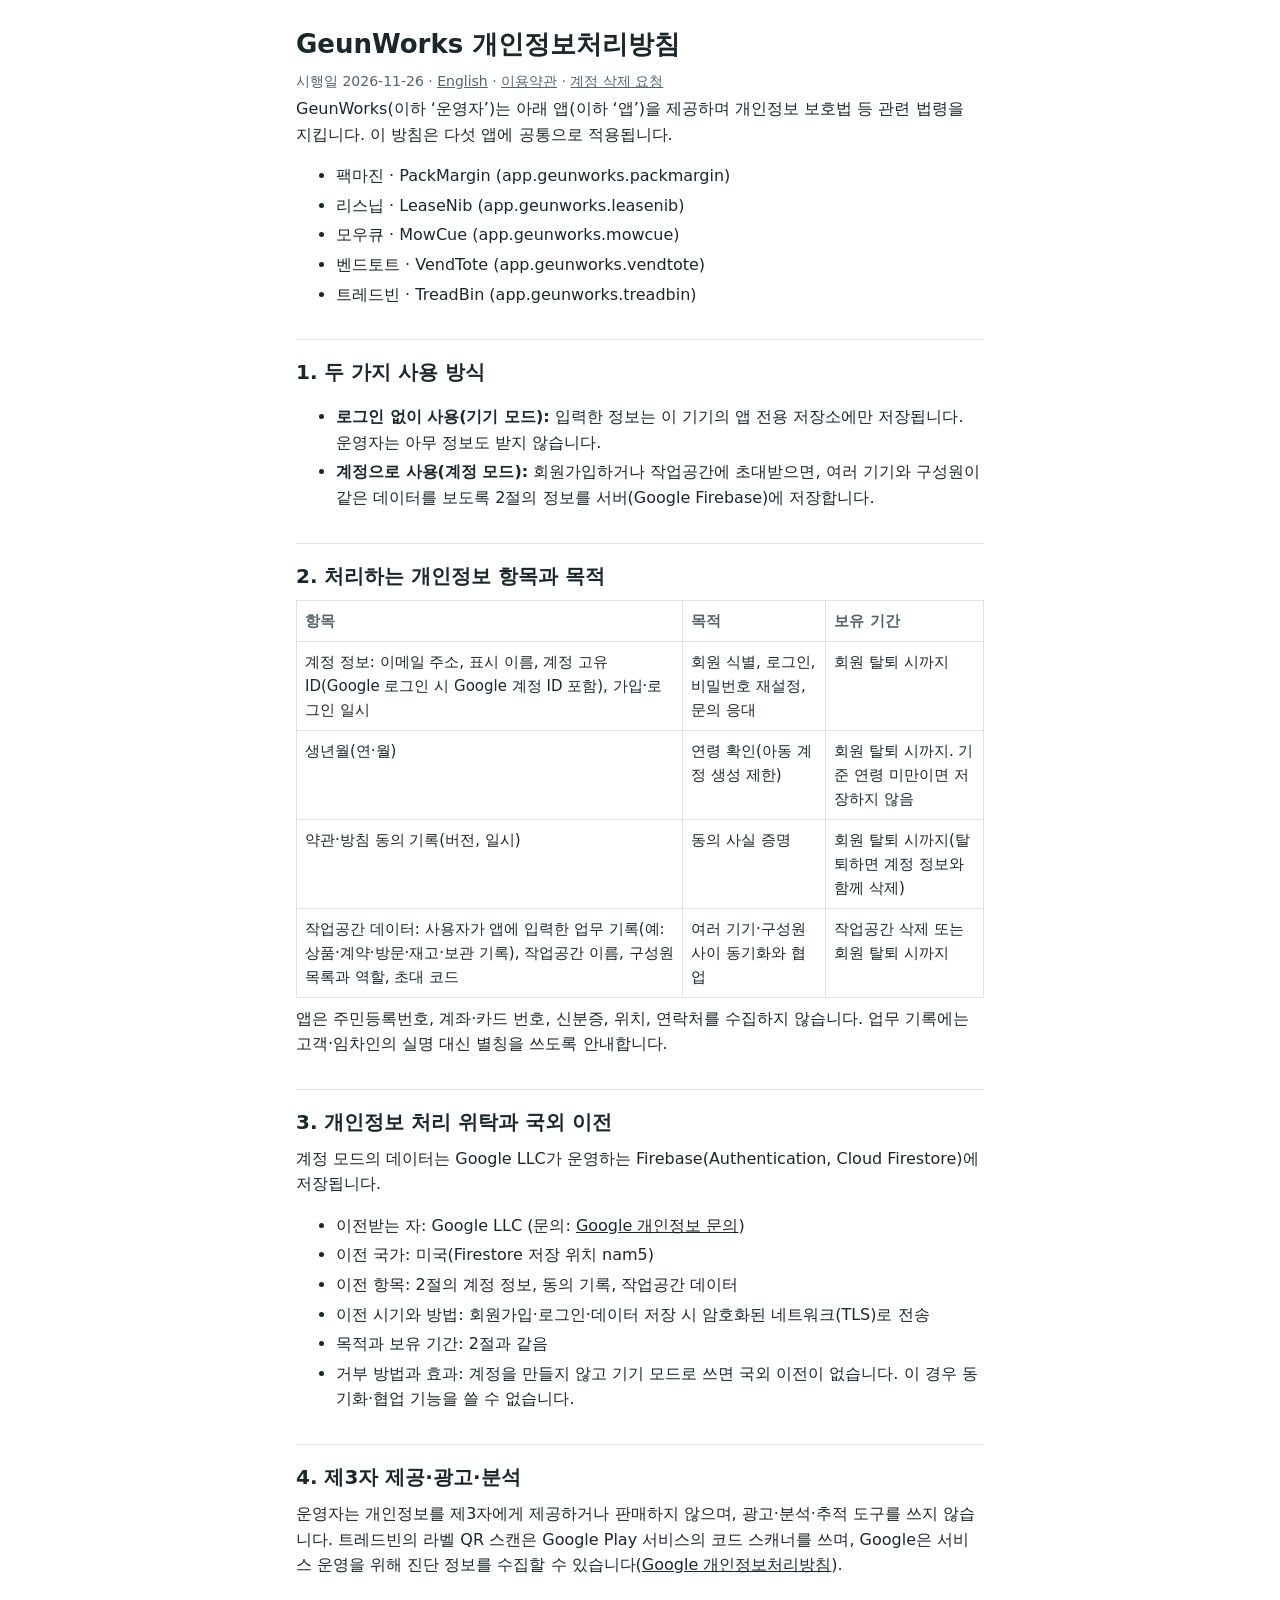
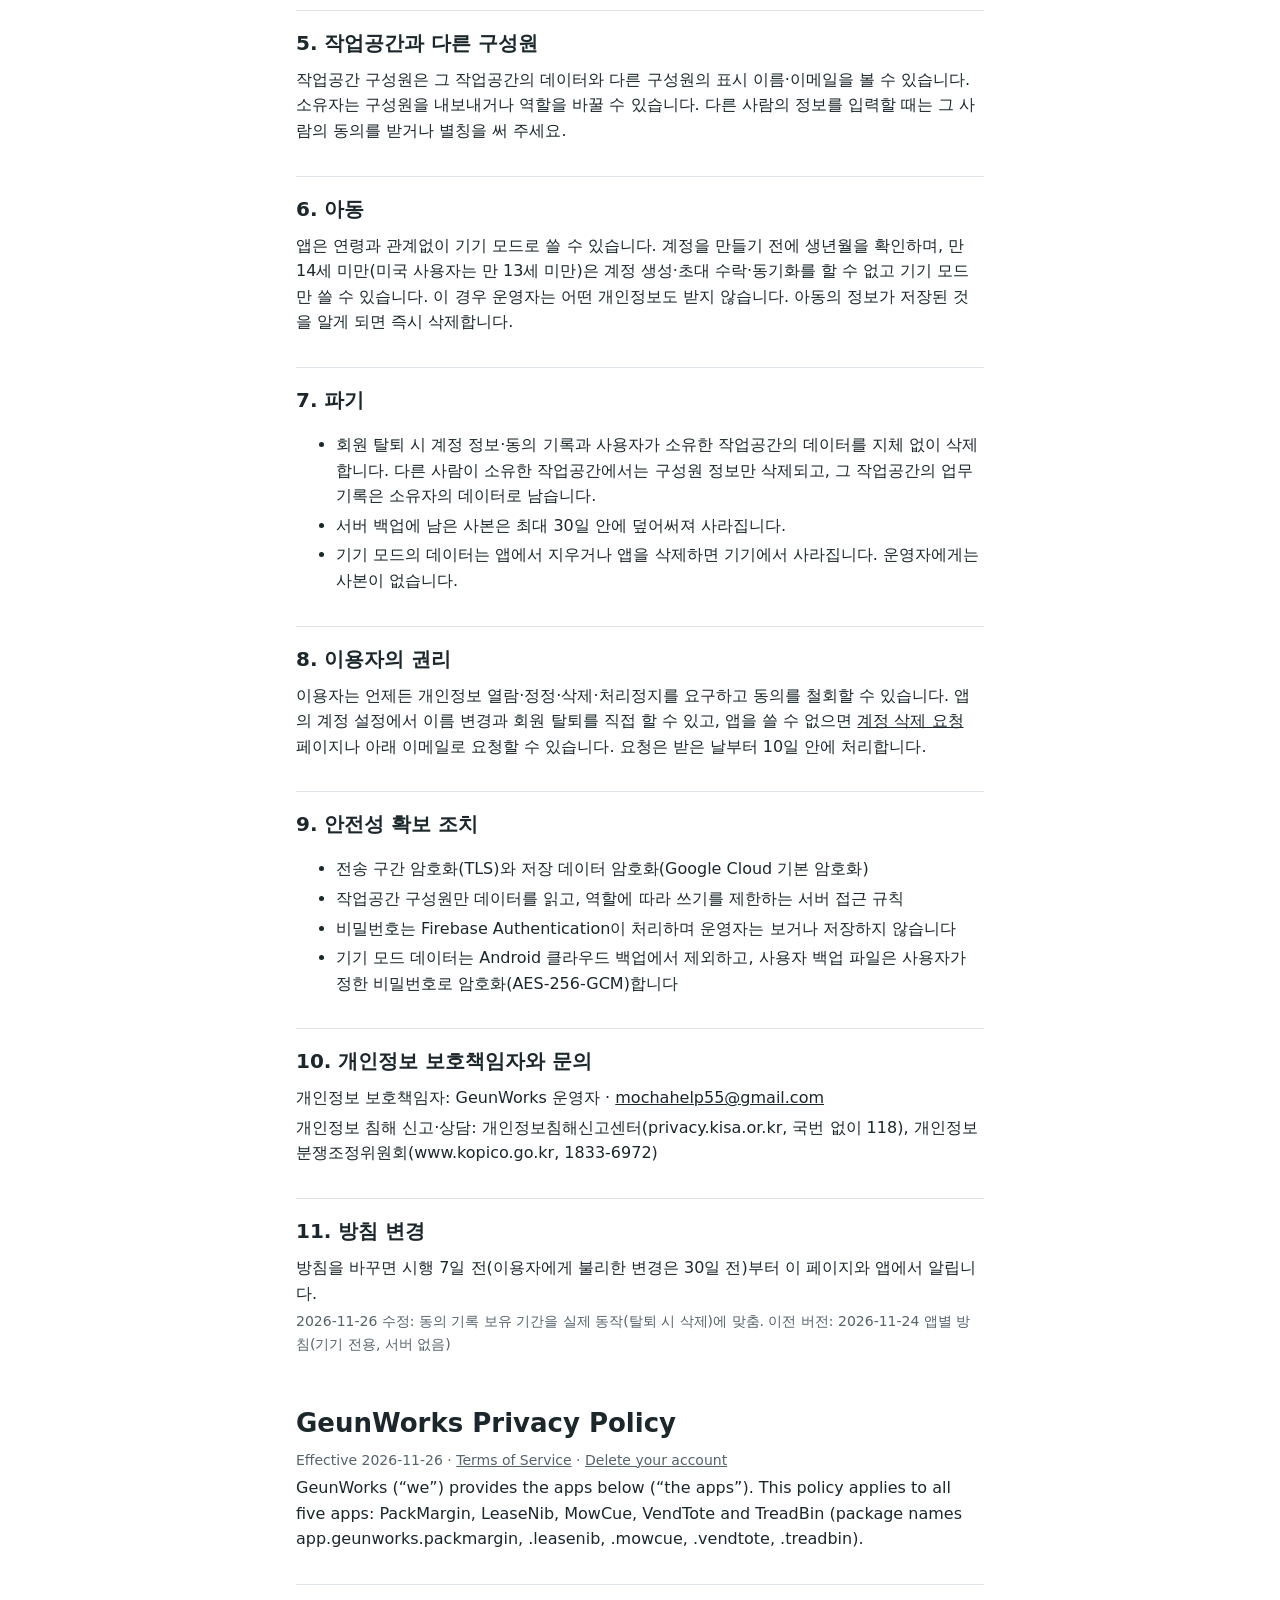
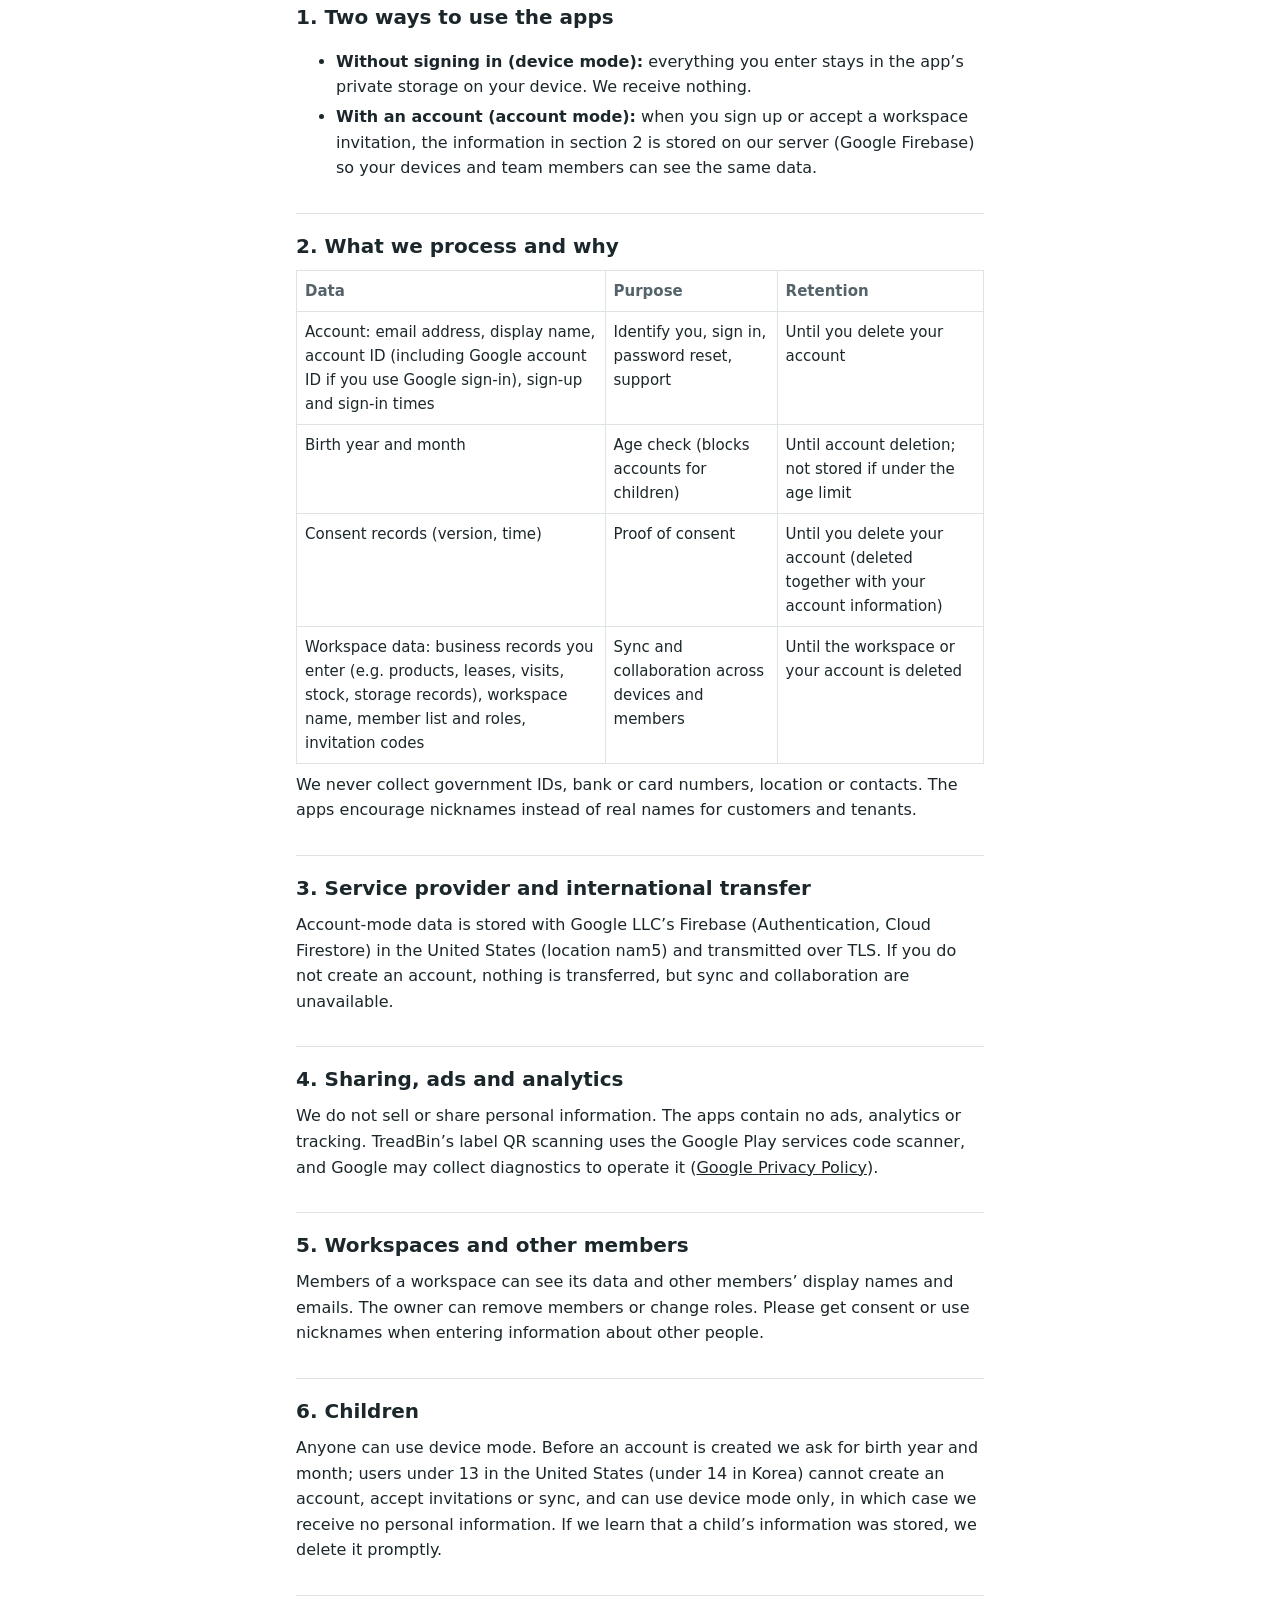
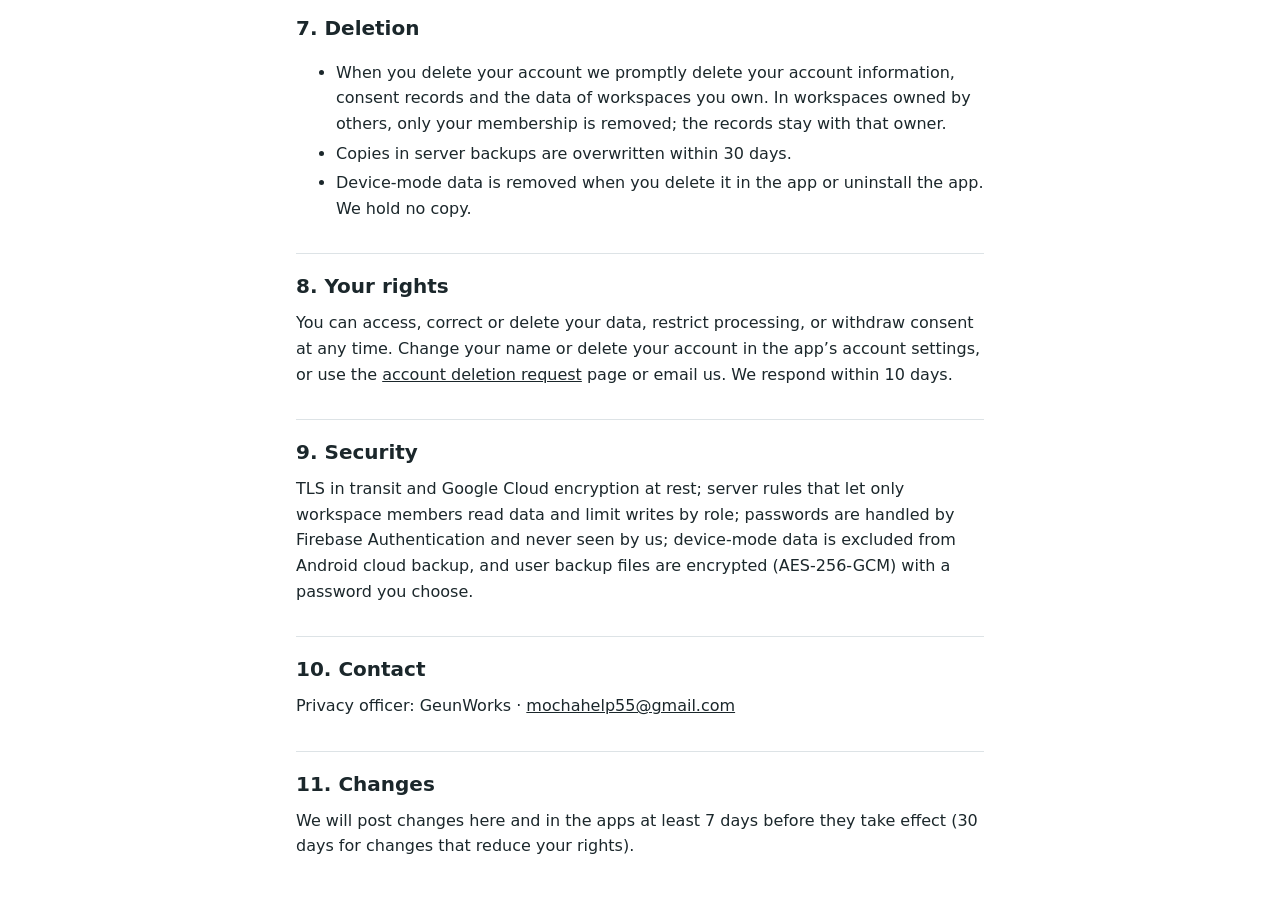
<file: privacy.html>
<!doctype html>
<html lang="ko">
<head>
<meta charset="utf-8">
<meta name="viewport" content="width=device-width, initial-scale=1">
<title>GeunWorks 개인정보처리방침 · Privacy Policy</title>
<link rel="stylesheet" href="style.css">
</head>
<body>
<main>
<h1>GeunWorks 개인정보처리방침</h1>
<p class="meta">시행일 2026-11-26 · <a href="#en">English</a> · <a href="terms.html">이용약관</a> · <a href="delete-account.html">계정 삭제 요청</a></p>
<p>GeunWorks(이하 ‘운영자’)는 아래 앱(이하 ‘앱’)을 제공하며 개인정보 보호법 등 관련 법령을 지킵니다. 이 방침은 다섯 앱에 공통으로 적용됩니다.</p>
<ul>
<li>팩마진 · PackMargin (app.geunworks.packmargin)</li>
<li>리스닙 · LeaseNib (app.geunworks.leasenib)</li>
<li>모우큐 · MowCue (app.geunworks.mowcue)</li>
<li>벤드토트 · VendTote (app.geunworks.vendtote)</li>
<li>트레드빈 · TreadBin (app.geunworks.treadbin)</li>
</ul>

<h2>1. 두 가지 사용 방식</h2>
<ul>
<li><b>로그인 없이 사용(기기 모드):</b> 입력한 정보는 이 기기의 앱 전용 저장소에만 저장됩니다. 운영자는 아무 정보도 받지 않습니다.</li>
<li><b>계정으로 사용(계정 모드):</b> 회원가입하거나 작업공간에 초대받으면, 여러 기기와 구성원이 같은 데이터를 보도록 2절의 정보를 서버(Google Firebase)에 저장합니다.</li>
</ul>

<h2>2. 처리하는 개인정보 항목과 목적</h2>
<table>
<tr><th>항목</th><th>목적</th><th>보유 기간</th></tr>
<tr><td>계정 정보: 이메일 주소, 표시 이름, 계정 고유 ID(Google 로그인 시 Google 계정 ID 포함), 가입·로그인 일시</td><td>회원 식별, 로그인, 비밀번호 재설정, 문의 응대</td><td>회원 탈퇴 시까지</td></tr>
<tr><td>생년월(연·월)</td><td>연령 확인(아동 계정 생성 제한)</td><td>회원 탈퇴 시까지. 기준 연령 미만이면 저장하지 않음</td></tr>
<tr><td>약관·방침 동의 기록(버전, 일시)</td><td>동의 사실 증명</td><td>회원 탈퇴 시까지(탈퇴하면 계정 정보와 함께 삭제)</td></tr>
<tr><td>작업공간 데이터: 사용자가 앱에 입력한 업무 기록(예: 상품·계약·방문·재고·보관 기록), 작업공간 이름, 구성원 목록과 역할, 초대 코드</td><td>여러 기기·구성원 사이 동기화와 협업</td><td>작업공간 삭제 또는 회원 탈퇴 시까지</td></tr>
</table>
<p>앱은 주민등록번호, 계좌·카드 번호, 신분증, 위치, 연락처를 수집하지 않습니다. 업무 기록에는 고객·임차인의 실명 대신 별칭을 쓰도록 안내합니다.</p>

<h2>3. 개인정보 처리 위탁과 국외 이전</h2>
<p>계정 모드의 데이터는 Google LLC가 운영하는 Firebase(Authentication, Cloud Firestore)에 저장됩니다.</p>
<ul>
<li>이전받는 자: Google LLC (문의: <a href="https://support.google.com/policies/contact/general_privacy_form">Google 개인정보 문의</a>)</li>
<li>이전 국가: 미국(Firestore 저장 위치 nam5)</li>
<li>이전 항목: 2절의 계정 정보, 동의 기록, 작업공간 데이터</li>
<li>이전 시기와 방법: 회원가입·로그인·데이터 저장 시 암호화된 네트워크(TLS)로 전송</li>
<li>목적과 보유 기간: 2절과 같음</li>
<li>거부 방법과 효과: 계정을 만들지 않고 기기 모드로 쓰면 국외 이전이 없습니다. 이 경우 동기화·협업 기능을 쓸 수 없습니다.</li>
</ul>

<h2>4. 제3자 제공·광고·분석</h2>
<p>운영자는 개인정보를 제3자에게 제공하거나 판매하지 않으며, 광고·분석·추적 도구를 쓰지 않습니다. 트레드빈의 라벨 QR 스캔은 Google Play 서비스의 코드 스캐너를 쓰며, Google은 서비스 운영을 위해 진단 정보를 수집할 수 있습니다(<a href="https://policies.google.com/privacy">Google 개인정보처리방침</a>).</p>

<h2>5. 작업공간과 다른 구성원</h2>
<p>작업공간 구성원은 그 작업공간의 데이터와 다른 구성원의 표시 이름·이메일을 볼 수 있습니다. 소유자는 구성원을 내보내거나 역할을 바꿀 수 있습니다. 다른 사람의 정보를 입력할 때는 그 사람의 동의를 받거나 별칭을 써 주세요.</p>

<h2>6. 아동</h2>
<p>앱은 연령과 관계없이 기기 모드로 쓸 수 있습니다. 계정을 만들기 전에 생년월을 확인하며, 만 14세 미만(미국 사용자는 만 13세 미만)은 계정 생성·초대 수락·동기화를 할 수 없고 기기 모드만 쓸 수 있습니다. 이 경우 운영자는 어떤 개인정보도 받지 않습니다. 아동의 정보가 저장된 것을 알게 되면 즉시 삭제합니다.</p>

<h2>7. 파기</h2>
<ul>
<li>회원 탈퇴 시 계정 정보·동의 기록과 사용자가 소유한 작업공간의 데이터를 지체 없이 삭제합니다. 다른 사람이 소유한 작업공간에서는 구성원 정보만 삭제되고, 그 작업공간의 업무 기록은 소유자의 데이터로 남습니다.</li>
<li>서버 백업에 남은 사본은 최대 30일 안에 덮어써져 사라집니다.</li>
<li>기기 모드의 데이터는 앱에서 지우거나 앱을 삭제하면 기기에서 사라집니다. 운영자에게는 사본이 없습니다.</li>
</ul>

<h2>8. 이용자의 권리</h2>
<p>이용자는 언제든 개인정보 열람·정정·삭제·처리정지를 요구하고 동의를 철회할 수 있습니다. 앱의 계정 설정에서 이름 변경과 회원 탈퇴를 직접 할 수 있고, 앱을 쓸 수 없으면 <a href="delete-account.html">계정 삭제 요청</a> 페이지나 아래 이메일로 요청할 수 있습니다. 요청은 받은 날부터 10일 안에 처리합니다.</p>

<h2>9. 안전성 확보 조치</h2>
<ul>
<li>전송 구간 암호화(TLS)와 저장 데이터 암호화(Google Cloud 기본 암호화)</li>
<li>작업공간 구성원만 데이터를 읽고, 역할에 따라 쓰기를 제한하는 서버 접근 규칙</li>
<li>비밀번호는 Firebase Authentication이 처리하며 운영자는 보거나 저장하지 않습니다</li>
<li>기기 모드 데이터는 Android 클라우드 백업에서 제외하고, 사용자 백업 파일은 사용자가 정한 비밀번호로 암호화(AES-256-GCM)합니다</li>
</ul>

<h2>10. 개인정보 보호책임자와 문의</h2>
<p>개인정보 보호책임자: GeunWorks 운영자 · <a href="mailto:mochahelp55@gmail.com">mochahelp55@gmail.com</a></p>
<p>개인정보 침해 신고·상담: 개인정보침해신고센터(privacy.kisa.or.kr, 국번 없이 118), 개인정보분쟁조정위원회(www.kopico.go.kr, 1833-6972)</p>

<h2>11. 방침 변경</h2>
<p>방침을 바꾸면 시행 7일 전(이용자에게 불리한 변경은 30일 전)부터 이 페이지와 앱에서 알립니다.</p>
<p class="meta">2026-11-26 수정: 동의 기록 보유 기간을 실제 동작(탈퇴 시 삭제)에 맞춤. 이전 버전: 2026-11-24 앱별 방침(기기 전용, 서버 없음)</p>

<h1 id="en" style="margin-top:48px">GeunWorks Privacy Policy</h1>
<p class="meta">Effective 2026-11-26 · <a href="terms.html#en">Terms of Service</a> · <a href="delete-account.html#en">Delete your account</a></p>
<p>GeunWorks (“we”) provides the apps below (“the apps”). This policy applies to all five apps: PackMargin, LeaseNib, MowCue, VendTote and TreadBin (package names app.geunworks.packmargin, .leasenib, .mowcue, .vendtote, .treadbin).</p>

<h2>1. Two ways to use the apps</h2>
<ul>
<li><b>Without signing in (device mode):</b> everything you enter stays in the app’s private storage on your device. We receive nothing.</li>
<li><b>With an account (account mode):</b> when you sign up or accept a workspace invitation, the information in section 2 is stored on our server (Google Firebase) so your devices and team members can see the same data.</li>
</ul>

<h2>2. What we process and why</h2>
<table>
<tr><th>Data</th><th>Purpose</th><th>Retention</th></tr>
<tr><td>Account: email address, display name, account ID (including Google account ID if you use Google sign-in), sign-up and sign-in times</td><td>Identify you, sign in, password reset, support</td><td>Until you delete your account</td></tr>
<tr><td>Birth year and month</td><td>Age check (blocks accounts for children)</td><td>Until account deletion; not stored if under the age limit</td></tr>
<tr><td>Consent records (version, time)</td><td>Proof of consent</td><td>Until you delete your account (deleted together with your account information)</td></tr>
<tr><td>Workspace data: business records you enter (e.g. products, leases, visits, stock, storage records), workspace name, member list and roles, invitation codes</td><td>Sync and collaboration across devices and members</td><td>Until the workspace or your account is deleted</td></tr>
</table>
<p>We never collect government IDs, bank or card numbers, location or contacts. The apps encourage nicknames instead of real names for customers and tenants.</p>

<h2>3. Service provider and international transfer</h2>
<p>Account-mode data is stored with Google LLC’s Firebase (Authentication, Cloud Firestore) in the United States (location nam5) and transmitted over TLS. If you do not create an account, nothing is transferred, but sync and collaboration are unavailable.</p>

<h2>4. Sharing, ads and analytics</h2>
<p>We do not sell or share personal information. The apps contain no ads, analytics or tracking. TreadBin’s label QR scanning uses the Google Play services code scanner, and Google may collect diagnostics to operate it (<a href="https://policies.google.com/privacy">Google Privacy Policy</a>).</p>

<h2>5. Workspaces and other members</h2>
<p>Members of a workspace can see its data and other members’ display names and emails. The owner can remove members or change roles. Please get consent or use nicknames when entering information about other people.</p>

<h2>6. Children</h2>
<p>Anyone can use device mode. Before an account is created we ask for birth year and month; users under 13 in the United States (under 14 in Korea) cannot create an account, accept invitations or sync, and can use device mode only, in which case we receive no personal information. If we learn that a child’s information was stored, we delete it promptly.</p>

<h2>7. Deletion</h2>
<ul>
<li>When you delete your account we promptly delete your account information, consent records and the data of workspaces you own. In workspaces owned by others, only your membership is removed; the records stay with that owner.</li>
<li>Copies in server backups are overwritten within 30 days.</li>
<li>Device-mode data is removed when you delete it in the app or uninstall the app. We hold no copy.</li>
</ul>

<h2>8. Your rights</h2>
<p>You can access, correct or delete your data, restrict processing, or withdraw consent at any time. Change your name or delete your account in the app’s account settings, or use the <a href="delete-account.html#en">account deletion request</a> page or email us. We respond within 10 days.</p>

<h2>9. Security</h2>
<p>TLS in transit and Google Cloud encryption at rest; server rules that let only workspace members read data and limit writes by role; passwords are handled by Firebase Authentication and never seen by us; device-mode data is excluded from Android cloud backup, and user backup files are encrypted (AES-256-GCM) with a password you choose.</p>

<h2>10. Contact</h2>
<p>Privacy officer: GeunWorks · <a href="mailto:mochahelp55@gmail.com">mochahelp55@gmail.com</a></p>

<h2>11. Changes</h2>
<p>We will post changes here and in the apps at least 7 days before they take effect (30 days for changes that reduce your rights).</p>
</main>
</body>
</html>
</file>
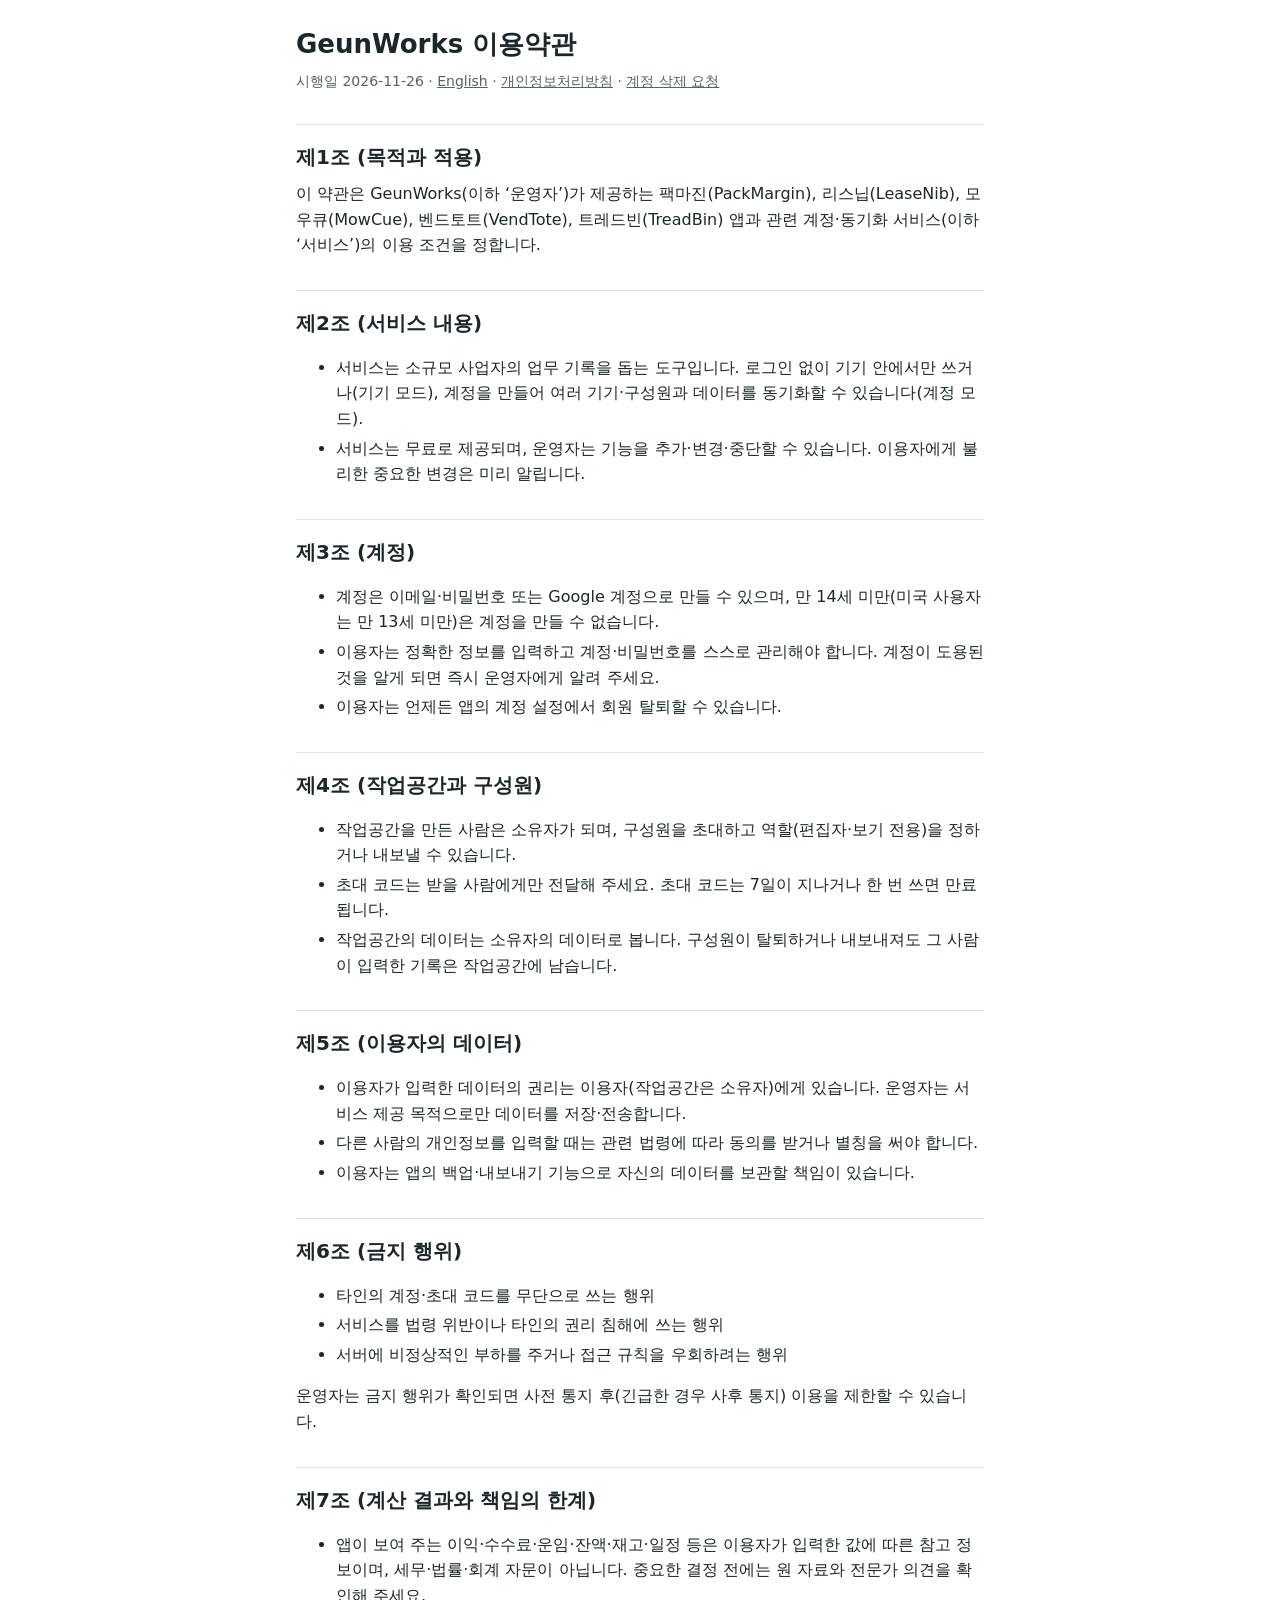
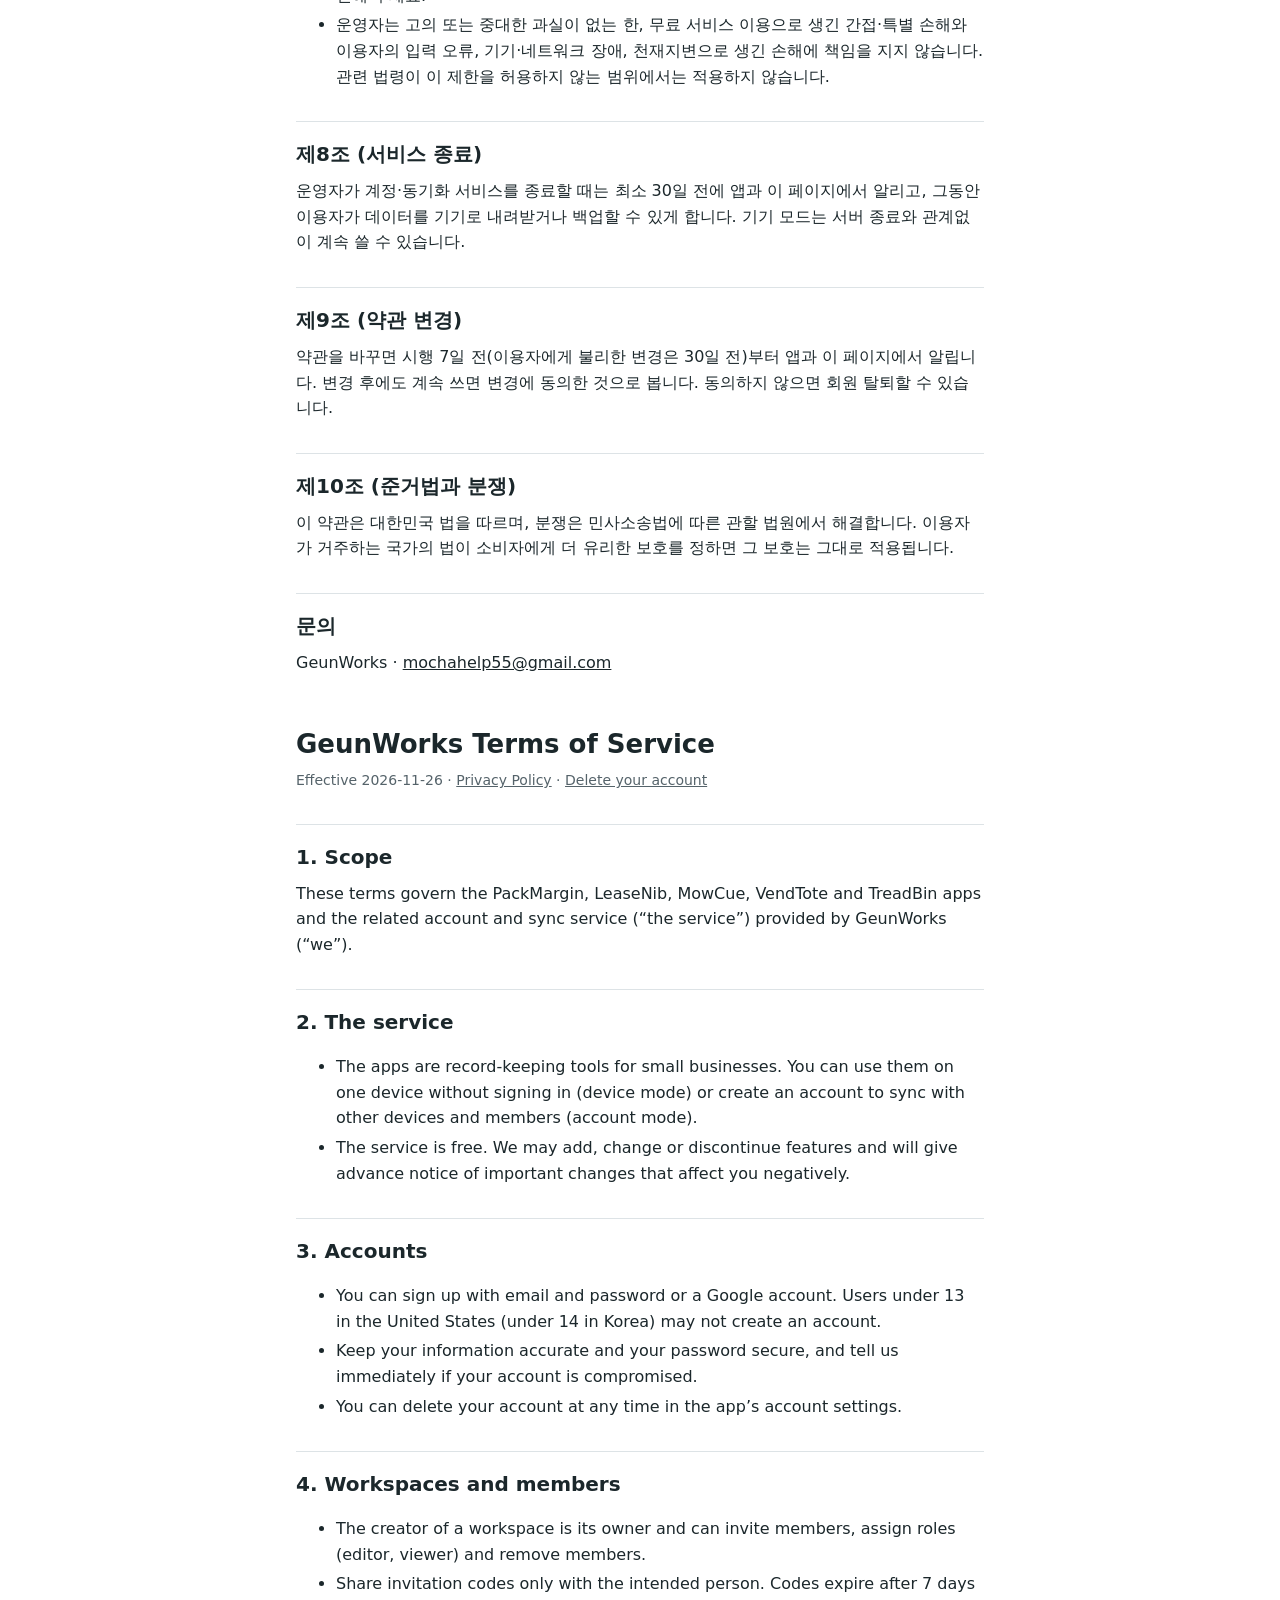
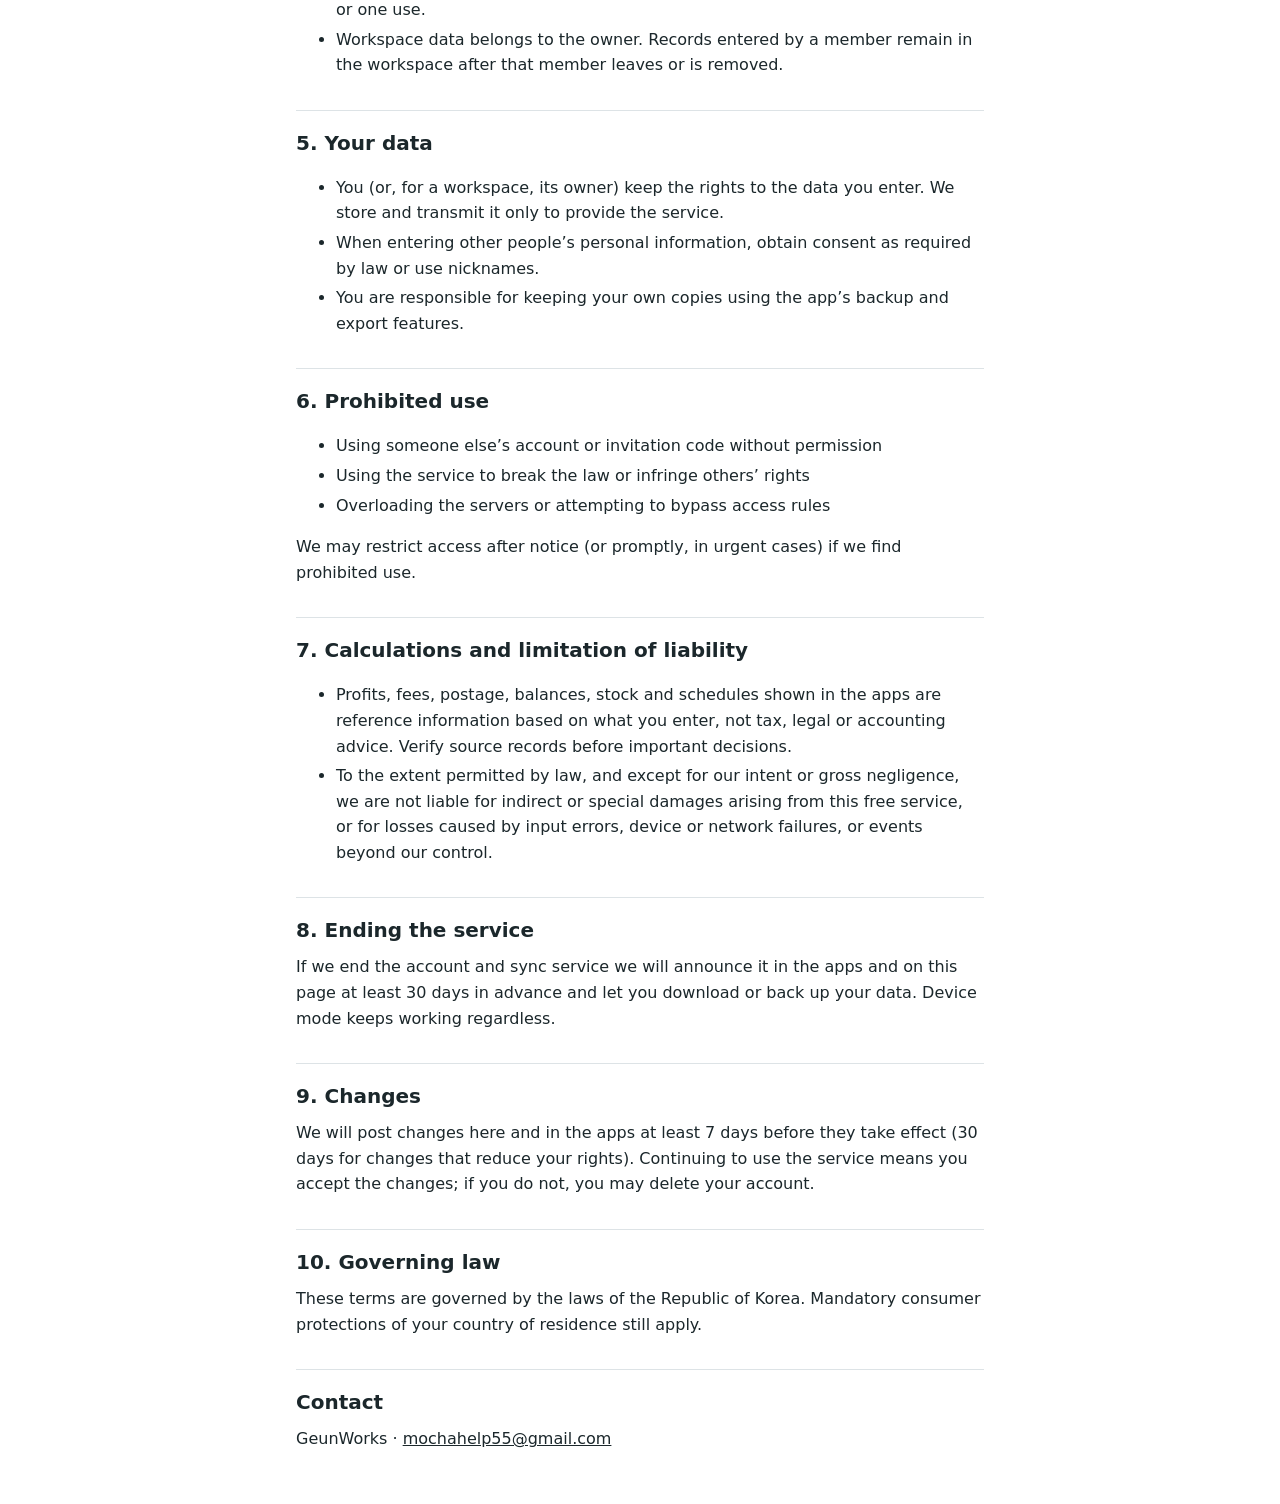
<file: terms.html>
<!doctype html>
<html lang="ko">
<head>
<meta charset="utf-8">
<meta name="viewport" content="width=device-width, initial-scale=1">
<title>GeunWorks 이용약관 · Terms of Service</title>
<link rel="stylesheet" href="style.css">
</head>
<body>
<main>
<h1>GeunWorks 이용약관</h1>
<p class="meta">시행일 2026-11-26 · <a href="#en">English</a> · <a href="privacy.html">개인정보처리방침</a> · <a href="delete-account.html">계정 삭제 요청</a></p>

<h2>제1조 (목적과 적용)</h2>
<p>이 약관은 GeunWorks(이하 ‘운영자’)가 제공하는 팩마진(PackMargin), 리스닙(LeaseNib), 모우큐(MowCue), 벤드토트(VendTote), 트레드빈(TreadBin) 앱과 관련 계정·동기화 서비스(이하 ‘서비스’)의 이용 조건을 정합니다.</p>

<h2>제2조 (서비스 내용)</h2>
<ul>
<li>서비스는 소규모 사업자의 업무 기록을 돕는 도구입니다. 로그인 없이 기기 안에서만 쓰거나(기기 모드), 계정을 만들어 여러 기기·구성원과 데이터를 동기화할 수 있습니다(계정 모드).</li>
<li>서비스는 무료로 제공되며, 운영자는 기능을 추가·변경·중단할 수 있습니다. 이용자에게 불리한 중요한 변경은 미리 알립니다.</li>
</ul>

<h2>제3조 (계정)</h2>
<ul>
<li>계정은 이메일·비밀번호 또는 Google 계정으로 만들 수 있으며, 만 14세 미만(미국 사용자는 만 13세 미만)은 계정을 만들 수 없습니다.</li>
<li>이용자는 정확한 정보를 입력하고 계정·비밀번호를 스스로 관리해야 합니다. 계정이 도용된 것을 알게 되면 즉시 운영자에게 알려 주세요.</li>
<li>이용자는 언제든 앱의 계정 설정에서 회원 탈퇴할 수 있습니다.</li>
</ul>

<h2>제4조 (작업공간과 구성원)</h2>
<ul>
<li>작업공간을 만든 사람은 소유자가 되며, 구성원을 초대하고 역할(편집자·보기 전용)을 정하거나 내보낼 수 있습니다.</li>
<li>초대 코드는 받을 사람에게만 전달해 주세요. 초대 코드는 7일이 지나거나 한 번 쓰면 만료됩니다.</li>
<li>작업공간의 데이터는 소유자의 데이터로 봅니다. 구성원이 탈퇴하거나 내보내져도 그 사람이 입력한 기록은 작업공간에 남습니다.</li>
</ul>

<h2>제5조 (이용자의 데이터)</h2>
<ul>
<li>이용자가 입력한 데이터의 권리는 이용자(작업공간은 소유자)에게 있습니다. 운영자는 서비스 제공 목적으로만 데이터를 저장·전송합니다.</li>
<li>다른 사람의 개인정보를 입력할 때는 관련 법령에 따라 동의를 받거나 별칭을 써야 합니다.</li>
<li>이용자는 앱의 백업·내보내기 기능으로 자신의 데이터를 보관할 책임이 있습니다.</li>
</ul>

<h2>제6조 (금지 행위)</h2>
<ul>
<li>타인의 계정·초대 코드를 무단으로 쓰는 행위</li>
<li>서비스를 법령 위반이나 타인의 권리 침해에 쓰는 행위</li>
<li>서버에 비정상적인 부하를 주거나 접근 규칙을 우회하려는 행위</li>
</ul>
<p>운영자는 금지 행위가 확인되면 사전 통지 후(긴급한 경우 사후 통지) 이용을 제한할 수 있습니다.</p>

<h2>제7조 (계산 결과와 책임의 한계)</h2>
<ul>
<li>앱이 보여 주는 이익·수수료·운임·잔액·재고·일정 등은 이용자가 입력한 값에 따른 참고 정보이며, 세무·법률·회계 자문이 아닙니다. 중요한 결정 전에는 원 자료와 전문가 의견을 확인해 주세요.</li>
<li>운영자는 고의 또는 중대한 과실이 없는 한, 무료 서비스 이용으로 생긴 간접·특별 손해와 이용자의 입력 오류, 기기·네트워크 장애, 천재지변으로 생긴 손해에 책임을 지지 않습니다. 관련 법령이 이 제한을 허용하지 않는 범위에서는 적용하지 않습니다.</li>
</ul>

<h2>제8조 (서비스 종료)</h2>
<p>운영자가 계정·동기화 서비스를 종료할 때는 최소 30일 전에 앱과 이 페이지에서 알리고, 그동안 이용자가 데이터를 기기로 내려받거나 백업할 수 있게 합니다. 기기 모드는 서버 종료와 관계없이 계속 쓸 수 있습니다.</p>

<h2>제9조 (약관 변경)</h2>
<p>약관을 바꾸면 시행 7일 전(이용자에게 불리한 변경은 30일 전)부터 앱과 이 페이지에서 알립니다. 변경 후에도 계속 쓰면 변경에 동의한 것으로 봅니다. 동의하지 않으면 회원 탈퇴할 수 있습니다.</p>

<h2>제10조 (준거법과 분쟁)</h2>
<p>이 약관은 대한민국 법을 따르며, 분쟁은 민사소송법에 따른 관할 법원에서 해결합니다. 이용자가 거주하는 국가의 법이 소비자에게 더 유리한 보호를 정하면 그 보호는 그대로 적용됩니다.</p>

<h2>문의</h2>
<p>GeunWorks · <a href="mailto:mochahelp55@gmail.com">mochahelp55@gmail.com</a></p>

<h1 id="en" style="margin-top:48px">GeunWorks Terms of Service</h1>
<p class="meta">Effective 2026-11-26 · <a href="privacy.html#en">Privacy Policy</a> · <a href="delete-account.html#en">Delete your account</a></p>

<h2>1. Scope</h2>
<p>These terms govern the PackMargin, LeaseNib, MowCue, VendTote and TreadBin apps and the related account and sync service (“the service”) provided by GeunWorks (“we”).</p>

<h2>2. The service</h2>
<ul>
<li>The apps are record-keeping tools for small businesses. You can use them on one device without signing in (device mode) or create an account to sync with other devices and members (account mode).</li>
<li>The service is free. We may add, change or discontinue features and will give advance notice of important changes that affect you negatively.</li>
</ul>

<h2>3. Accounts</h2>
<ul>
<li>You can sign up with email and password or a Google account. Users under 13 in the United States (under 14 in Korea) may not create an account.</li>
<li>Keep your information accurate and your password secure, and tell us immediately if your account is compromised.</li>
<li>You can delete your account at any time in the app’s account settings.</li>
</ul>

<h2>4. Workspaces and members</h2>
<ul>
<li>The creator of a workspace is its owner and can invite members, assign roles (editor, viewer) and remove members.</li>
<li>Share invitation codes only with the intended person. Codes expire after 7 days or one use.</li>
<li>Workspace data belongs to the owner. Records entered by a member remain in the workspace after that member leaves or is removed.</li>
</ul>

<h2>5. Your data</h2>
<ul>
<li>You (or, for a workspace, its owner) keep the rights to the data you enter. We store and transmit it only to provide the service.</li>
<li>When entering other people’s personal information, obtain consent as required by law or use nicknames.</li>
<li>You are responsible for keeping your own copies using the app’s backup and export features.</li>
</ul>

<h2>6. Prohibited use</h2>
<ul>
<li>Using someone else’s account or invitation code without permission</li>
<li>Using the service to break the law or infringe others’ rights</li>
<li>Overloading the servers or attempting to bypass access rules</li>
</ul>
<p>We may restrict access after notice (or promptly, in urgent cases) if we find prohibited use.</p>

<h2>7. Calculations and limitation of liability</h2>
<ul>
<li>Profits, fees, postage, balances, stock and schedules shown in the apps are reference information based on what you enter, not tax, legal or accounting advice. Verify source records before important decisions.</li>
<li>To the extent permitted by law, and except for our intent or gross negligence, we are not liable for indirect or special damages arising from this free service, or for losses caused by input errors, device or network failures, or events beyond our control.</li>
</ul>

<h2>8. Ending the service</h2>
<p>If we end the account and sync service we will announce it in the apps and on this page at least 30 days in advance and let you download or back up your data. Device mode keeps working regardless.</p>

<h2>9. Changes</h2>
<p>We will post changes here and in the apps at least 7 days before they take effect (30 days for changes that reduce your rights). Continuing to use the service means you accept the changes; if you do not, you may delete your account.</p>

<h2>10. Governing law</h2>
<p>These terms are governed by the laws of the Republic of Korea. Mandatory consumer protections of your country of residence still apply.</p>

<h2>Contact</h2>
<p>GeunWorks · <a href="mailto:mochahelp55@gmail.com">mochahelp55@gmail.com</a></p>
</main>
</body>
</html>
</file>
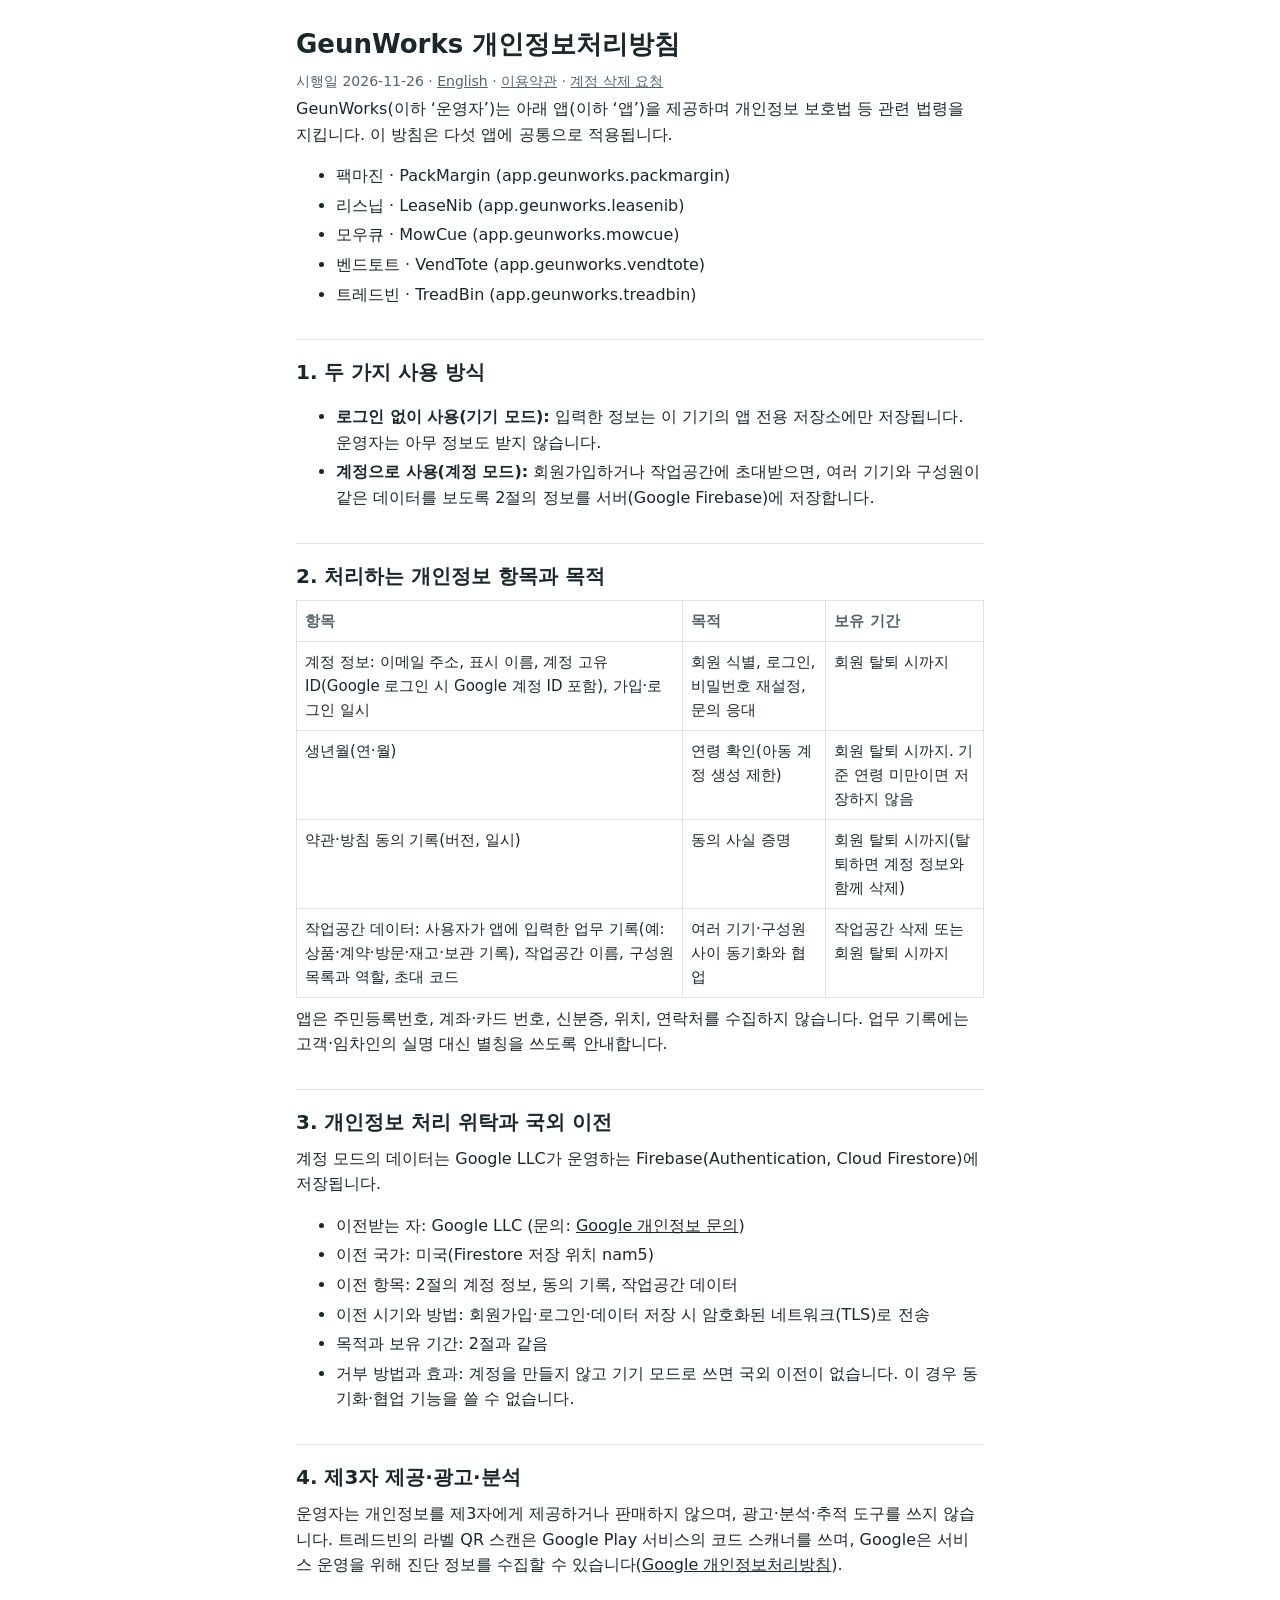
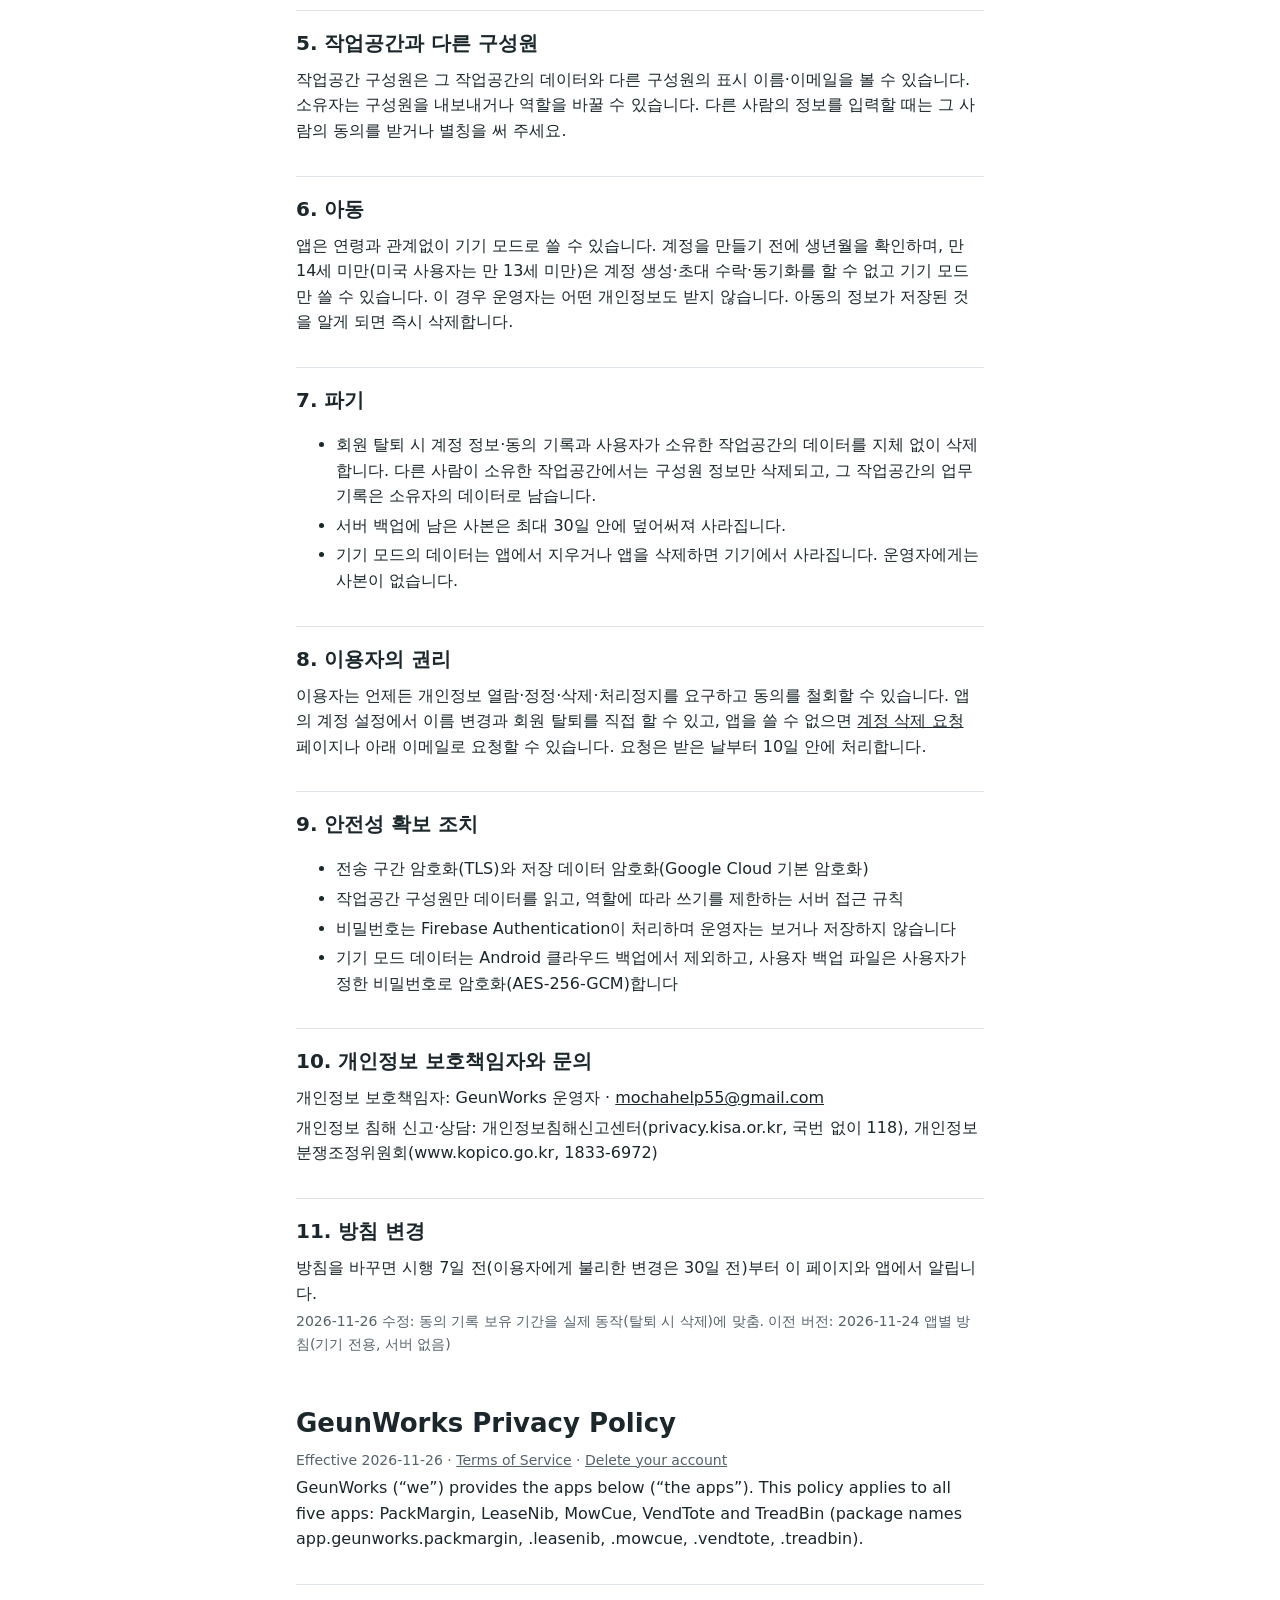
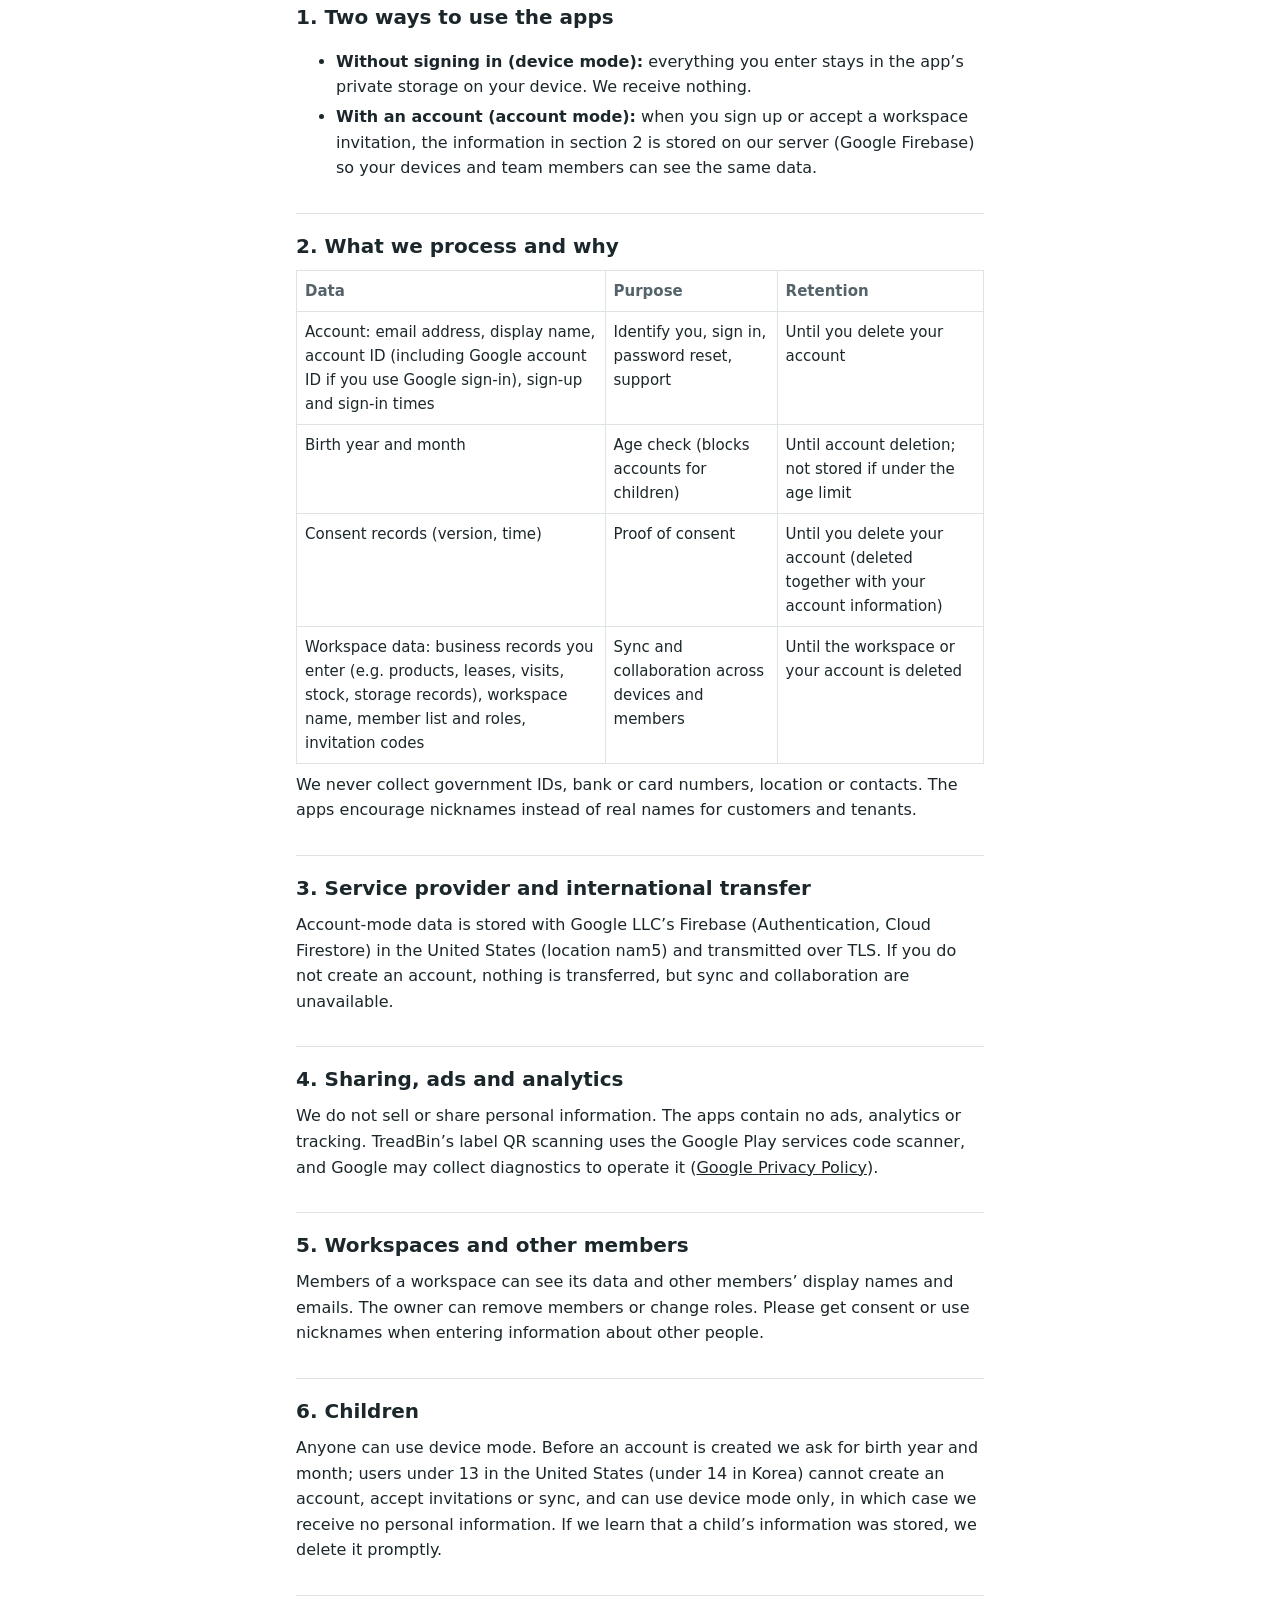
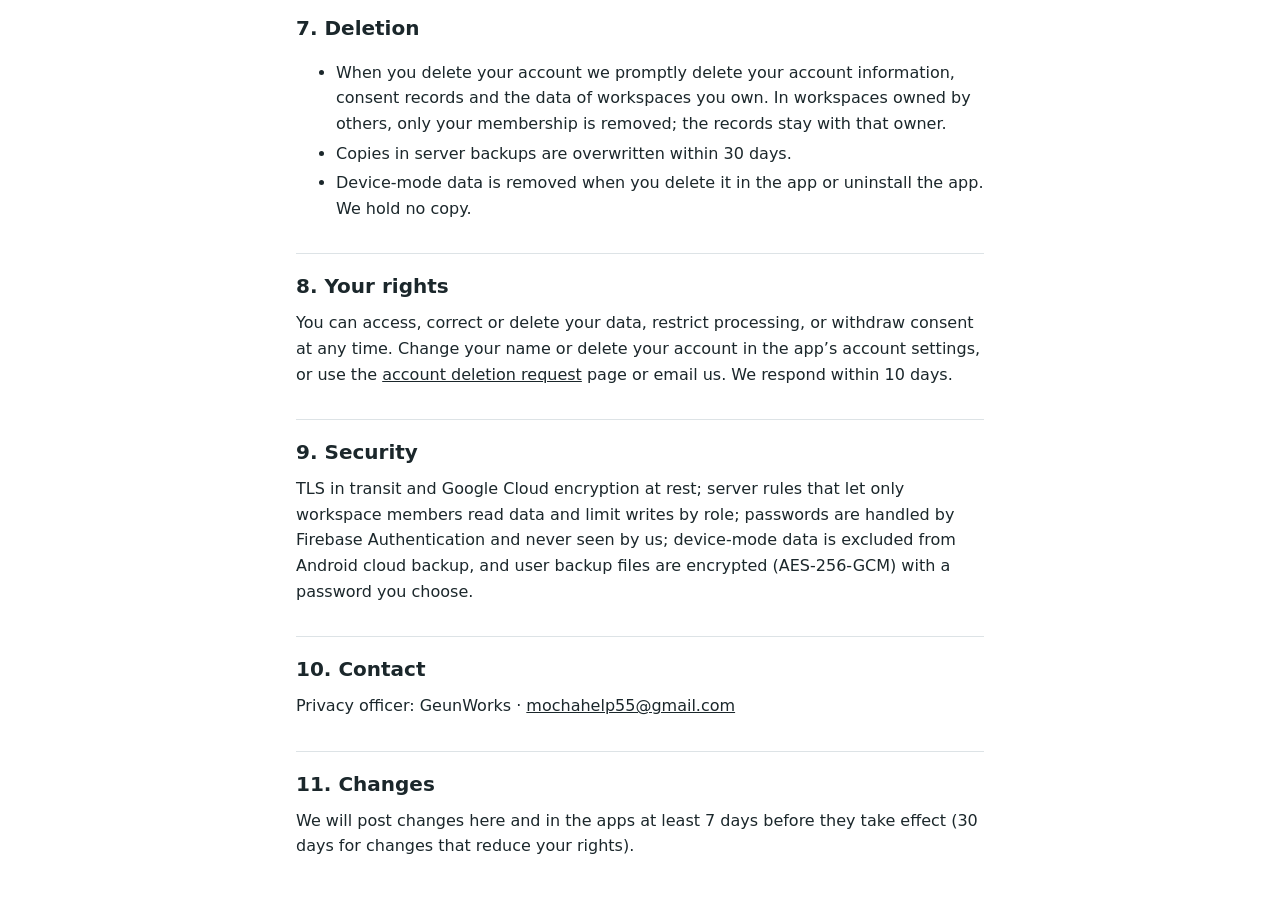
<file: TreadBin.html>
<!doctype html>
<html lang="ko">
<head>
<meta charset="utf-8">
<meta name="viewport" content="width=device-width, initial-scale=1">
<meta http-equiv="refresh" content="0; url=privacy.html">
<link rel="canonical" href="https://changgeun.github.io/geunworks-privacy/privacy.html">
<title>TreadBin 개인정보처리방침 · Privacy Policy</title>
<link rel="stylesheet" href="style.css">
</head>
<body>
<main>
<p>TreadBin 개인정보처리방침은 GeunWorks 공통 방침으로 통합되었습니다. · The TreadBin privacy policy is now part of the shared GeunWorks policy.</p>
<p><a href="privacy.html">개인정보처리방침 · Privacy Policy</a> · <a href="terms.html">이용약관 · Terms</a></p>
</main>
</body>
</html>
</file>
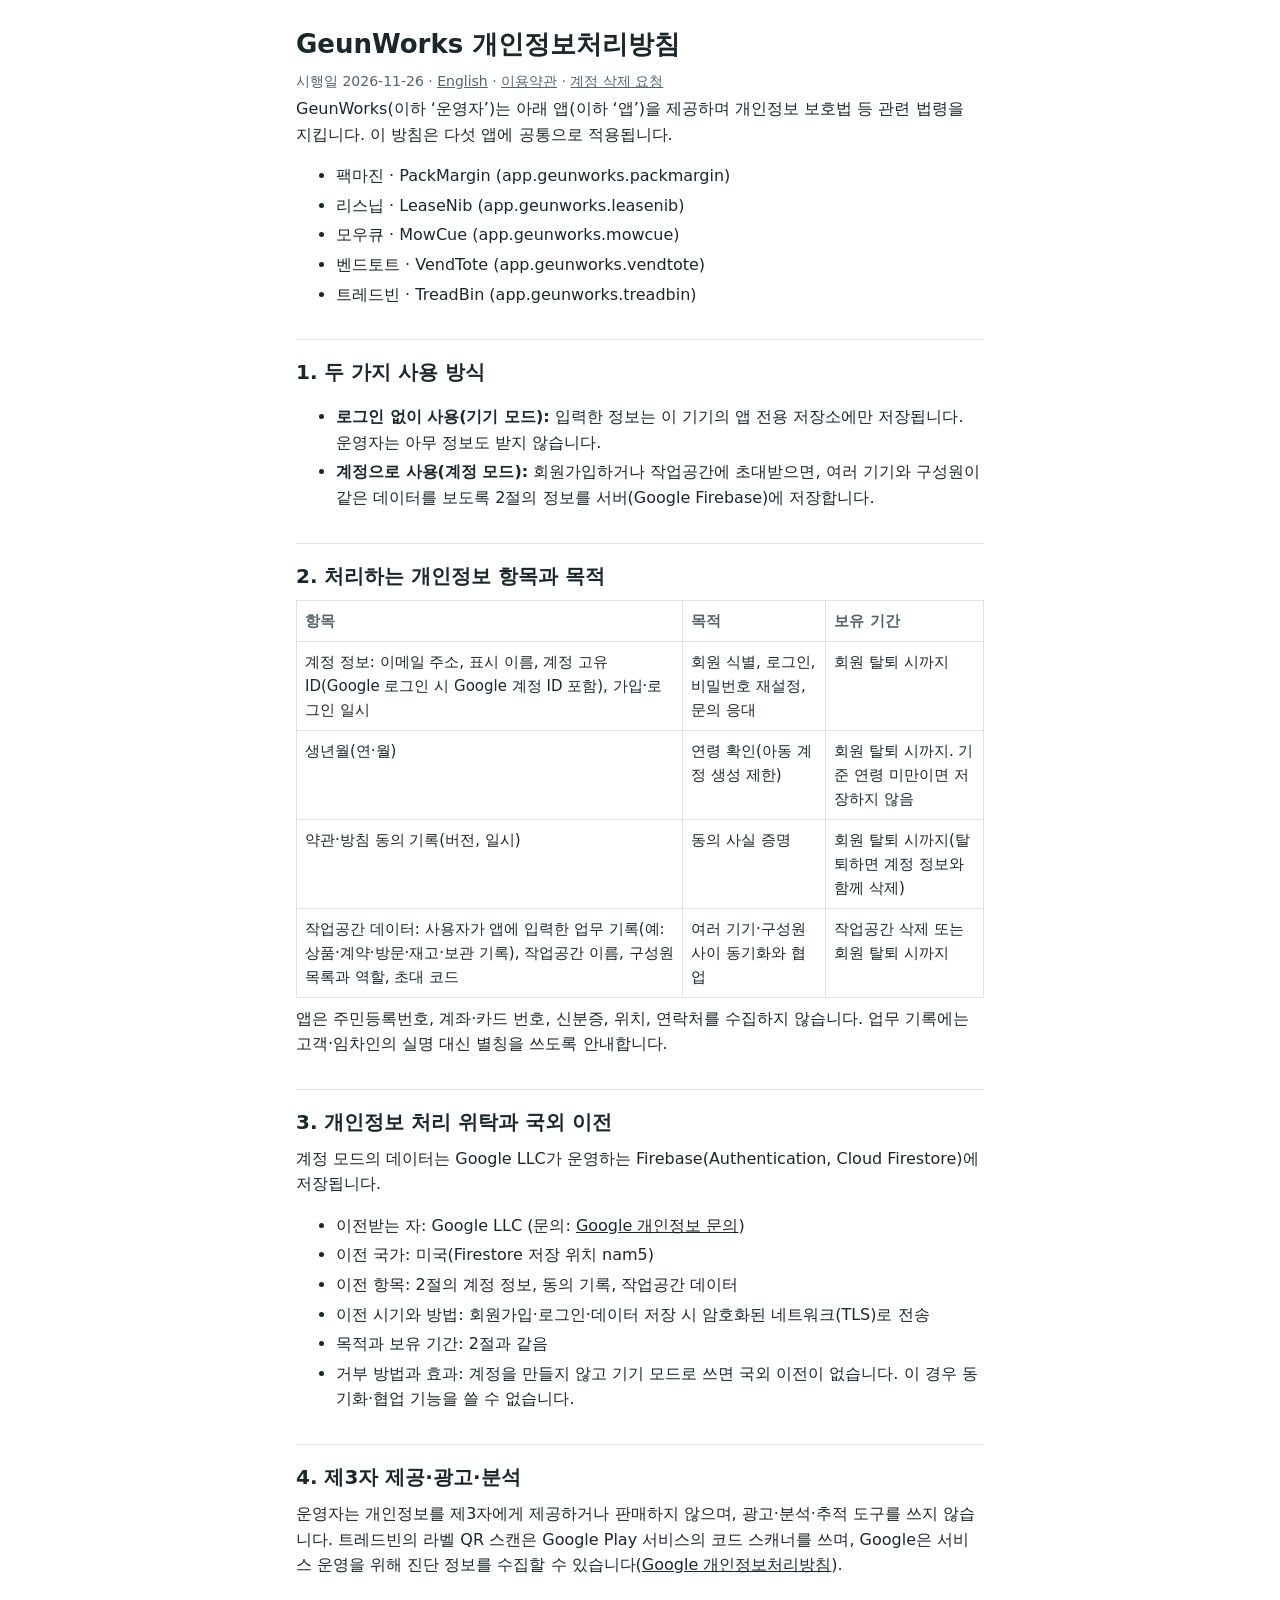
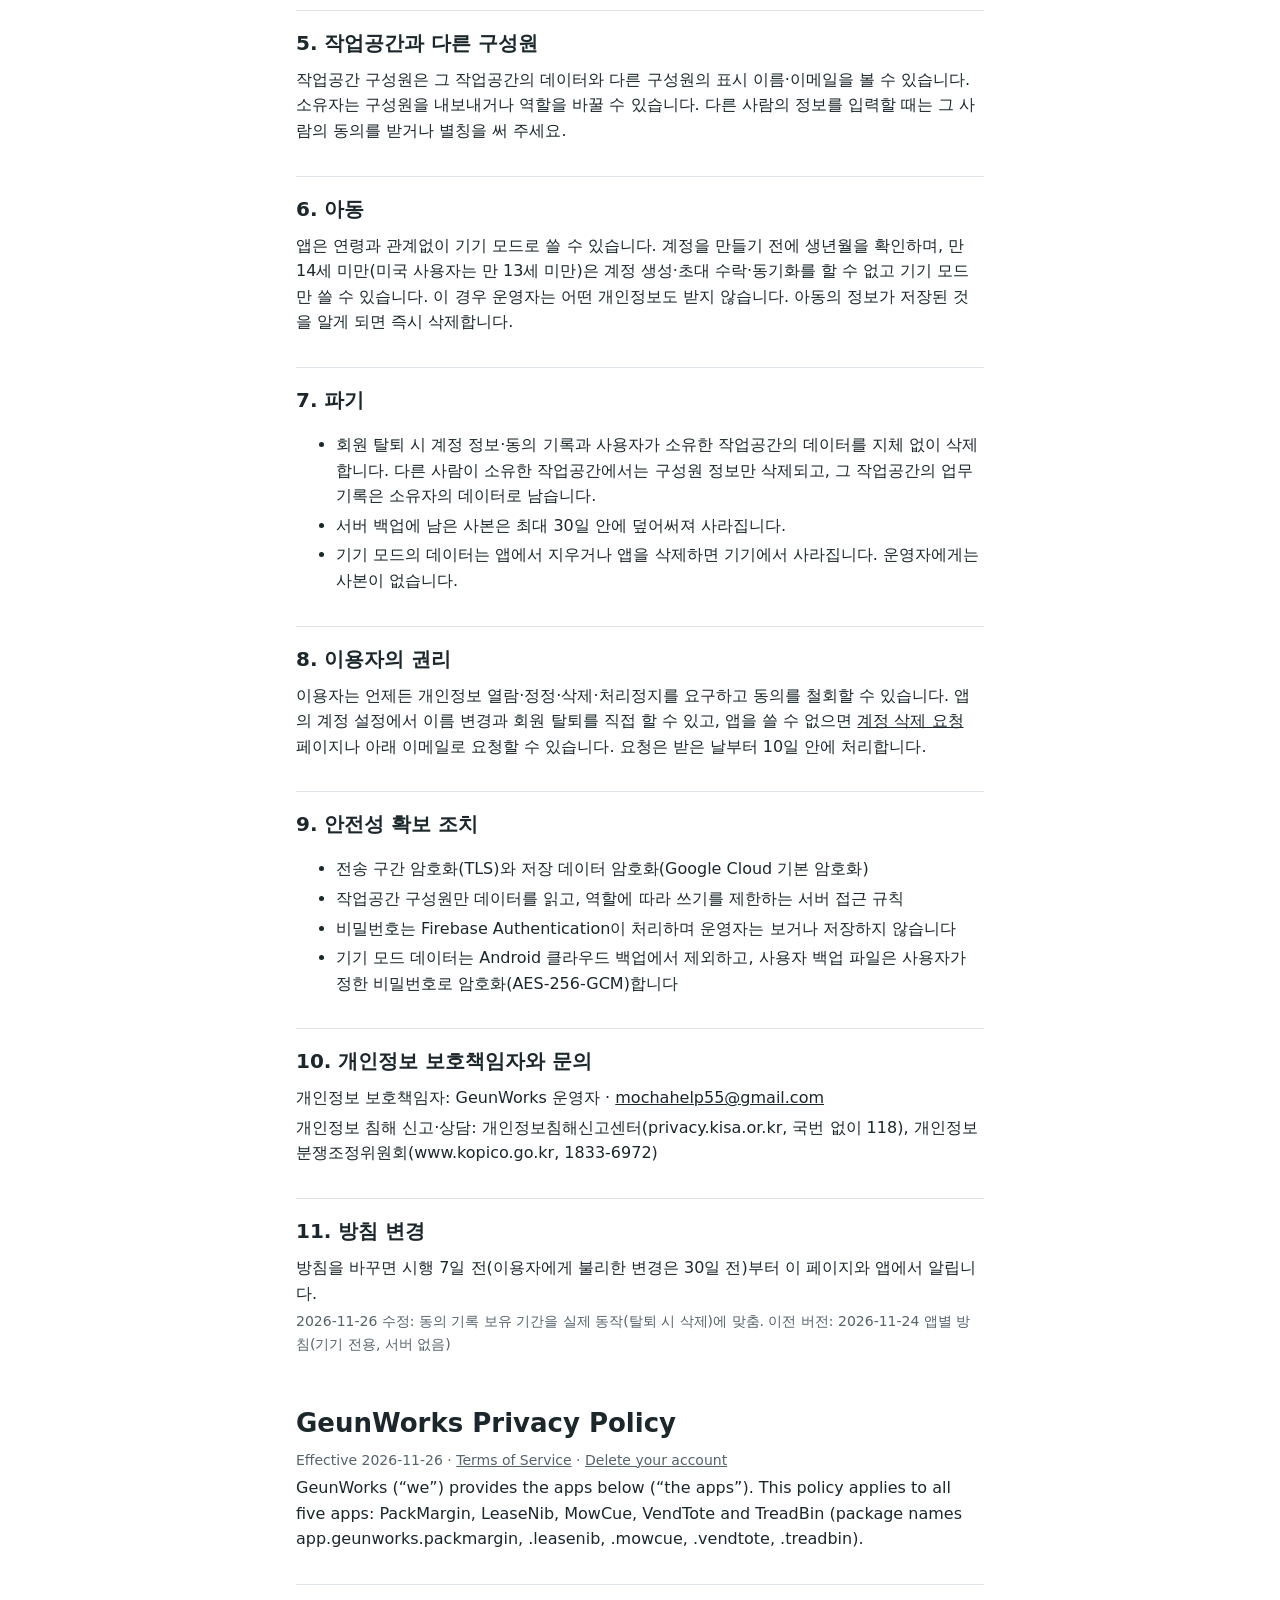
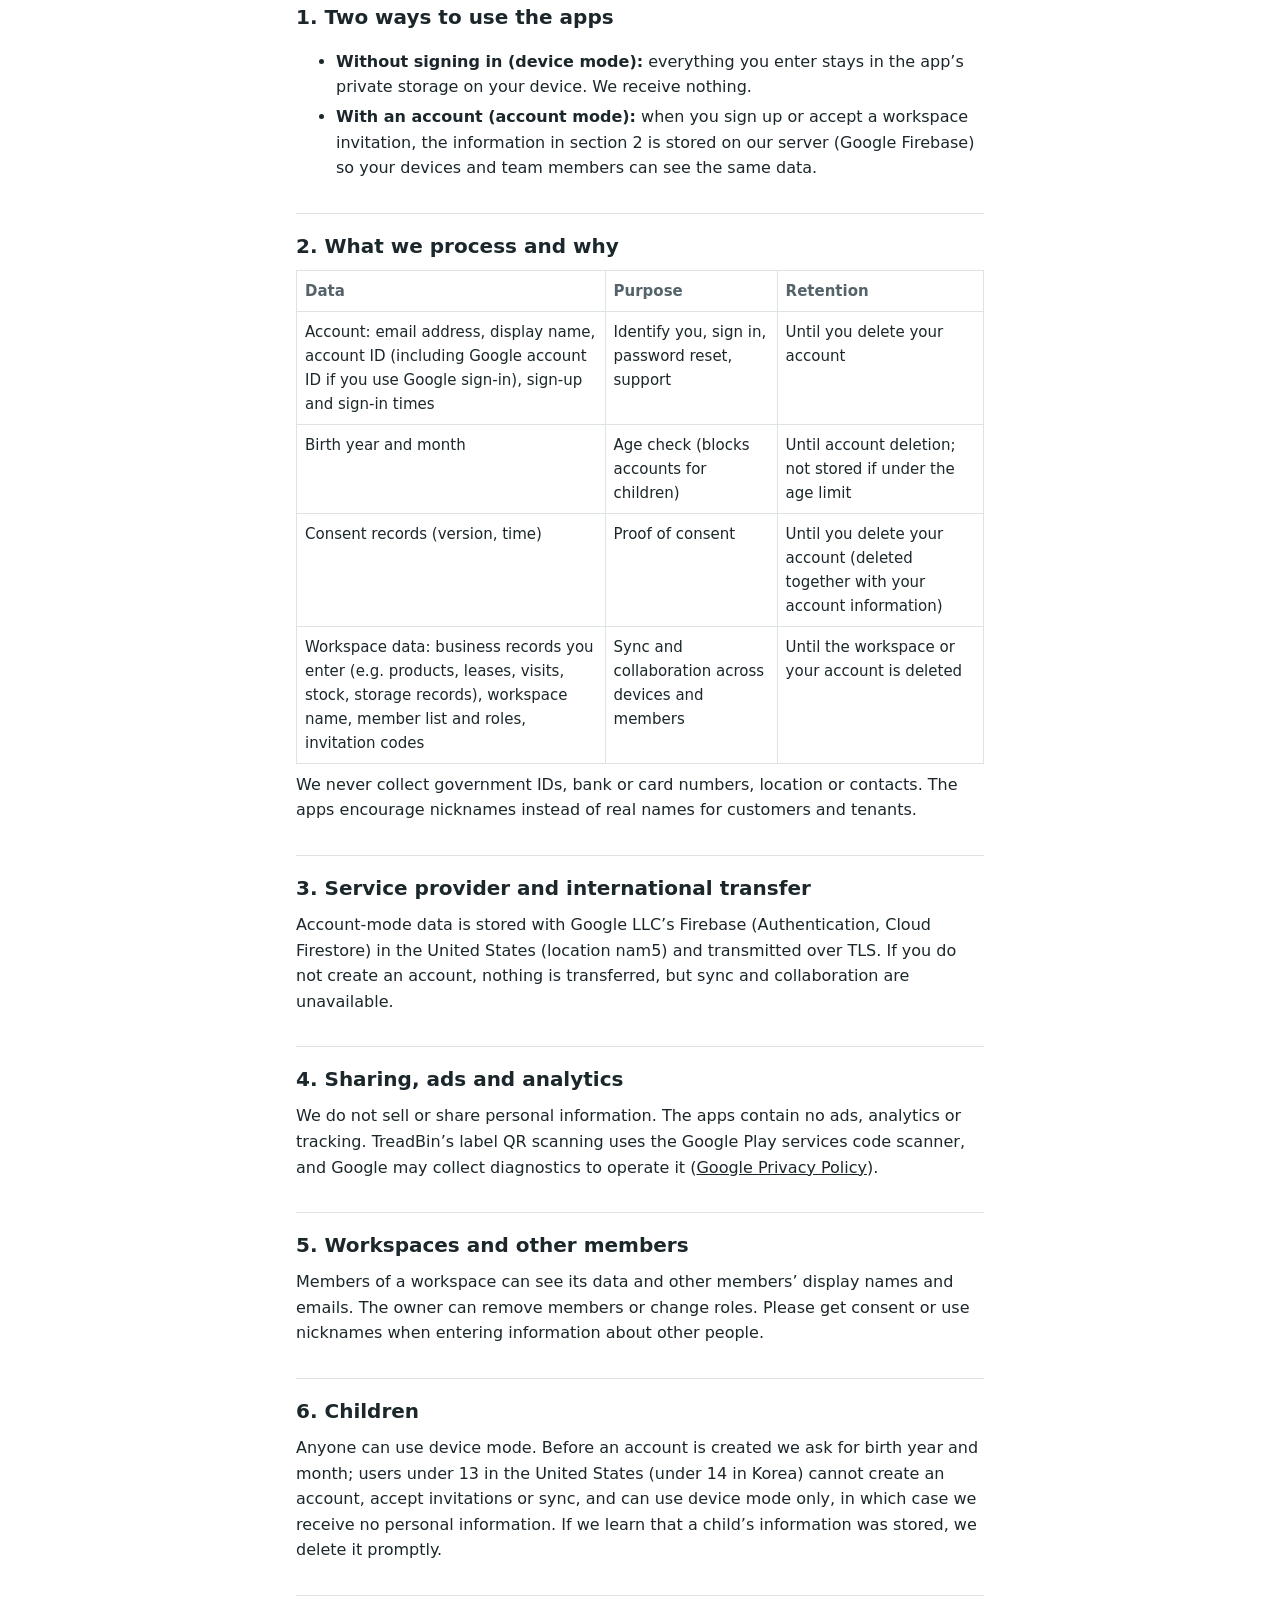
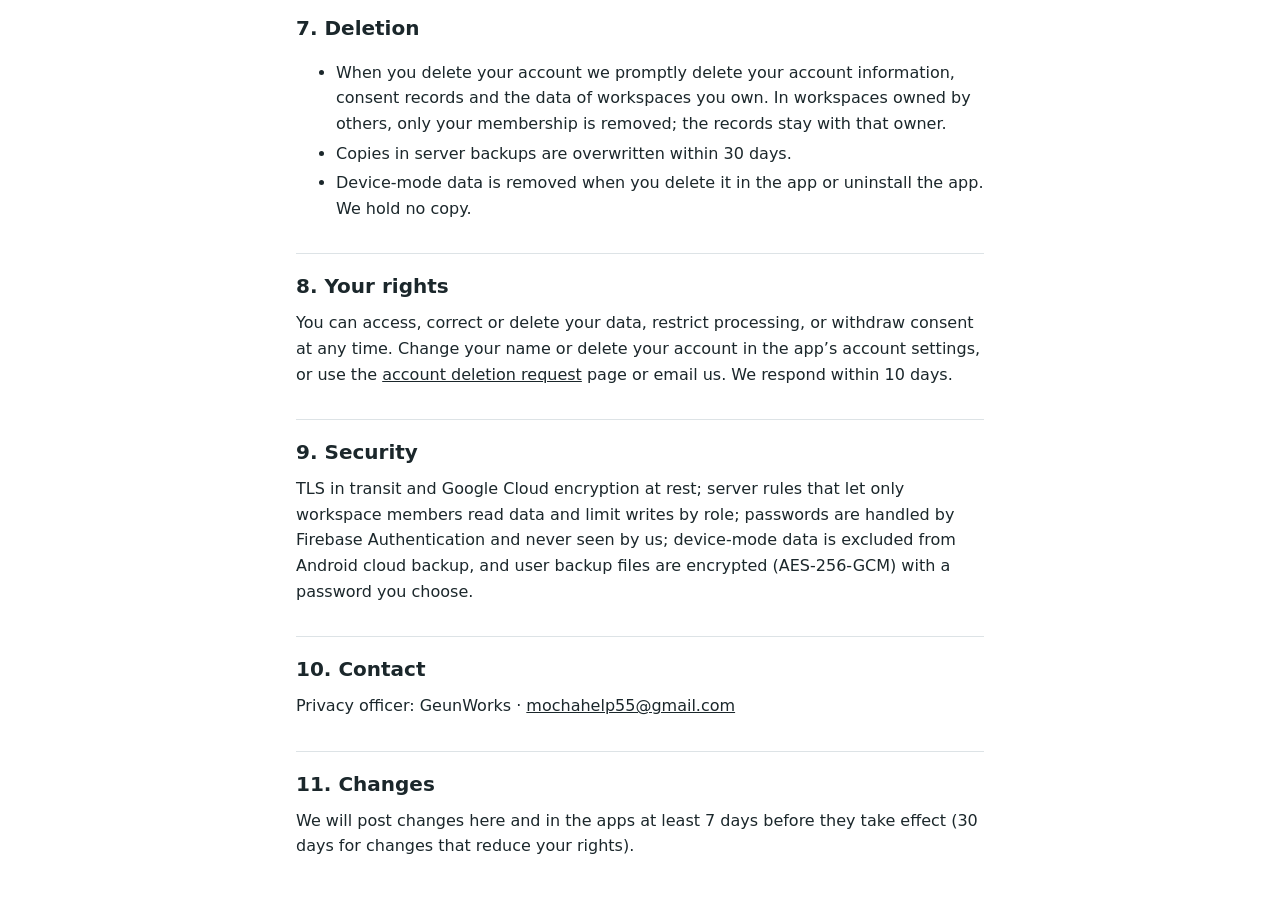
<file: VendTote.html>
<!doctype html>
<html lang="ko">
<head>
<meta charset="utf-8">
<meta name="viewport" content="width=device-width, initial-scale=1">
<meta http-equiv="refresh" content="0; url=privacy.html">
<link rel="canonical" href="https://changgeun.github.io/geunworks-privacy/privacy.html">
<title>VendTote 개인정보처리방침 · Privacy Policy</title>
<link rel="stylesheet" href="style.css">
</head>
<body>
<main>
<p>VendTote 개인정보처리방침은 GeunWorks 공통 방침으로 통합되었습니다. · The VendTote privacy policy is now part of the shared GeunWorks policy.</p>
<p><a href="privacy.html">개인정보처리방침 · Privacy Policy</a> · <a href="terms.html">이용약관 · Terms</a></p>
</main>
</body>
</html>
</file>
<file: style.css>
:root { --bg: #ffffff; --fg: #1b272b; --muted: #55636a; --line: #dde3e6; }
@media (prefers-color-scheme: dark) { :root { --bg: #172026; --fg: #edf2f7; --muted: #a9b6bd; --line: #2c3a42; } }
* { box-sizing: border-box; }
body { margin: 0; background: var(--bg); color: var(--fg); font: 16px/1.6 system-ui, -apple-system, "Segoe UI", "Noto Sans KR", sans-serif; }
main { max-width: 720px; margin: 0 auto; padding: 24px 16px 48px; }
h1 { font-size: 26px; margin: 0 0 4px; }
h2 { font-size: 20px; margin: 32px 0 8px; padding-top: 16px; border-top: 1px solid var(--line); }
p, li { margin: 4px 0; }
.meta { color: var(--muted); font-size: 14px; }
a { color: inherit; }
table { width: 100%; border-collapse: collapse; margin: 8px 0; font-size: 15px; }
th, td { border: 1px solid var(--line); padding: 8px; text-align: left; vertical-align: top; }
th { color: var(--muted); font-weight: 600; }
</file>
